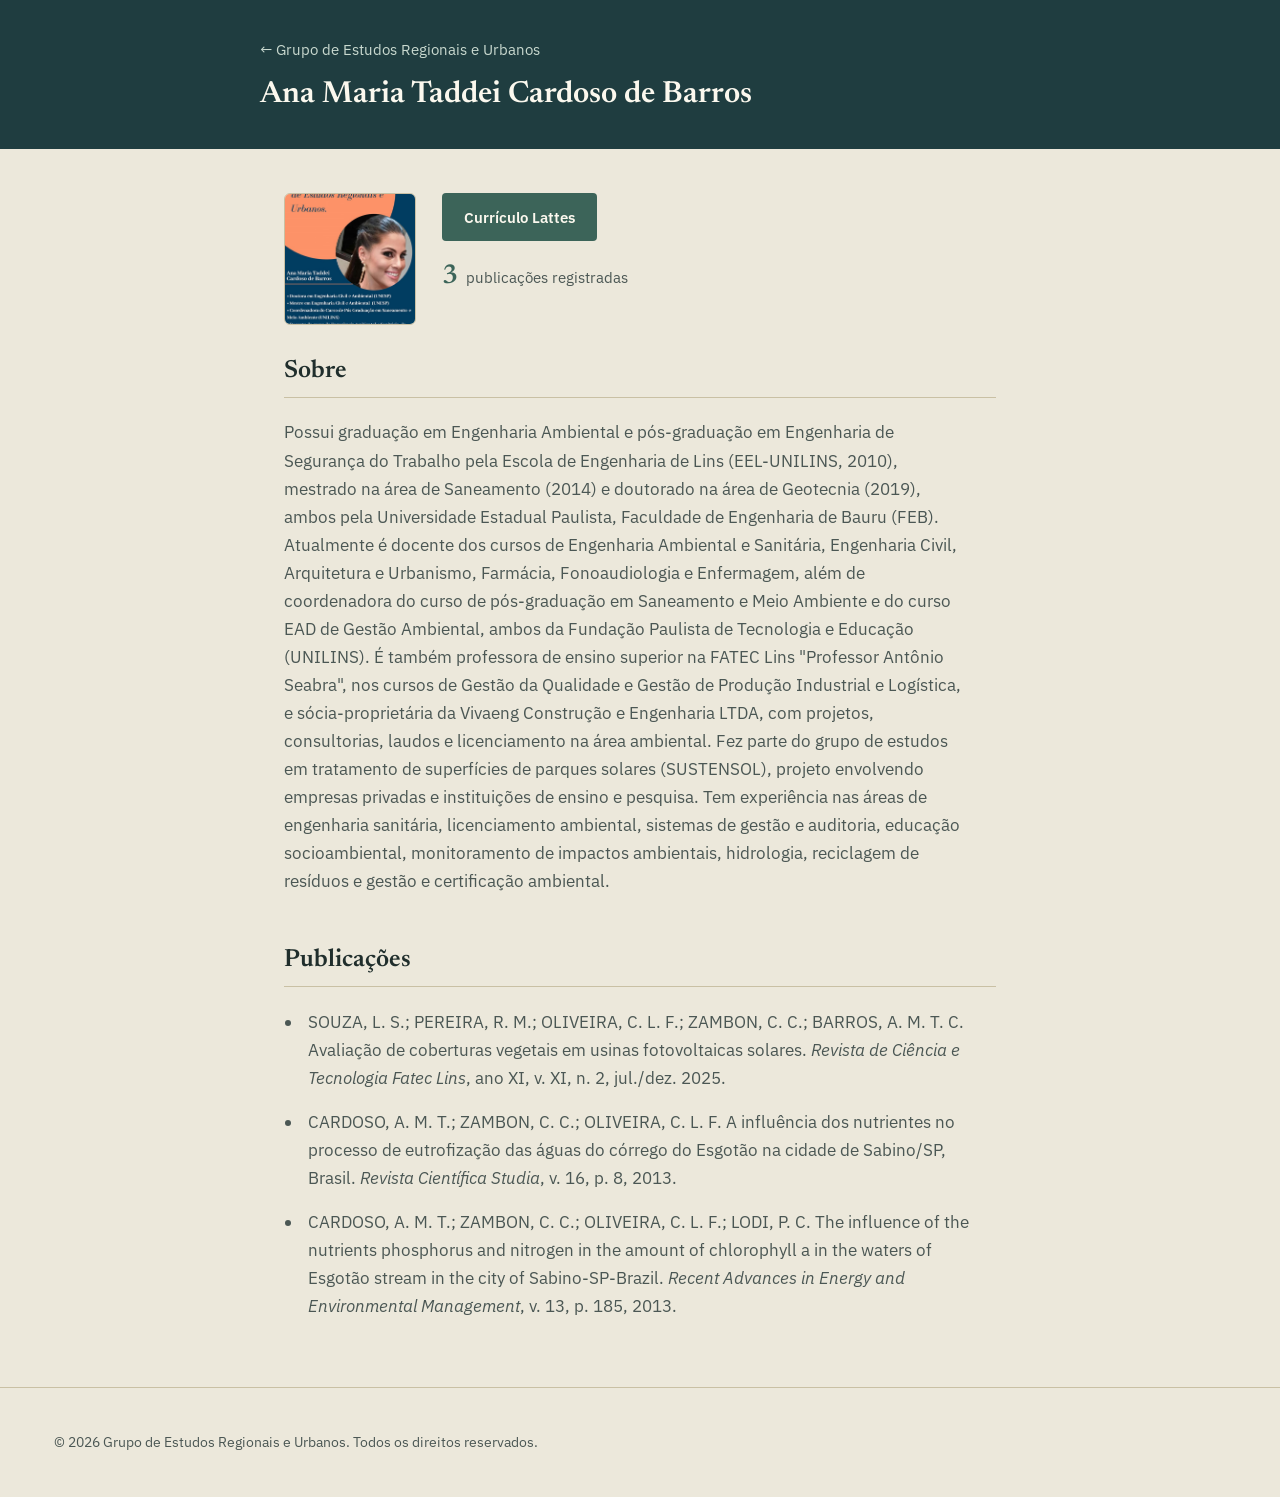
<file: ana_maria_taddei_cardoso_de_barros.html>
<!DOCTYPE html>
<html lang="pt-BR">
<head>
<meta charset="UTF-8">
<meta name="viewport" content="width=device-width, initial-scale=1.0">
<title>Ana Maria Taddei Cardoso de Barros</title>
<link rel="preconnect" href="https://fonts.googleapis.com">
<link href="https://fonts.googleapis.com/css2?family=Newsreader:ital,wght@0,400;0,600;1,400&family=IBM+Plex+Sans:wght@400;500;600&display=swap" rel="stylesheet">
<link rel="stylesheet" href="styles.css">
</head>
<body>

<header class="person-header">
  <div class="header-inner">
    <a href="index.html" class="back-link">← Grupo de Estudos Regionais e Urbanos</a>
    <h1>Ana Maria Taddei Cardoso de Barros</h1>
  </div>
</header>

<main>

  <div class="profile-top">
    <img src="images/foto_anamaria.png" alt="Foto de Ana Maria Taddei Cardoso de Barros" class="profile-photo">
    <div class="profile-meta">
      <p><a href="http://lattes.cnpq.br/7194907882677450" class="button">Currículo Lattes</a></p>
      <p class="stat-line"><span class="stat-value">3</span><span class="stat-label">publicações registradas</span></p>
    </div>
  </div>

  <section>
    <h2>Sobre</h2>
    <p>Possui graduação em Engenharia Ambiental e pós-graduação em Engenharia de Segurança do Trabalho pela Escola de Engenharia de Lins (EEL-UNILINS, 2010), mestrado na área de Saneamento (2014) e doutorado na área de Geotecnia (2019), ambos pela Universidade Estadual Paulista, Faculdade de Engenharia de Bauru (FEB). Atualmente é docente dos cursos de Engenharia Ambiental e Sanitária, Engenharia Civil, Arquitetura e Urbanismo, Farmácia, Fonoaudiologia e Enfermagem, além de coordenadora do curso de pós-graduação em Saneamento e Meio Ambiente e do curso EAD de Gestão Ambiental, ambos da Fundação Paulista de Tecnologia e Educação (UNILINS). É também professora de ensino superior na FATEC Lins "Professor Antônio Seabra", nos cursos de Gestão da Qualidade e Gestão de Produção Industrial e Logística, e sócia-proprietária da Vivaeng Construção e Engenharia LTDA, com projetos, consultorias, laudos e licenciamento na área ambiental. Fez parte do grupo de estudos em tratamento de superfícies de parques solares (SUSTENSOL), projeto envolvendo empresas privadas e instituições de ensino e pesquisa. Tem experiência nas áreas de engenharia sanitária, licenciamento ambiental, sistemas de gestão e auditoria, educação socioambiental, monitoramento de impactos ambientais, hidrologia, reciclagem de resíduos e gestão e certificação ambiental.</p>
  </section>

  <section>
    <h2>Publicações</h2>
    <ul class="pub-list">
      <li>SOUZA, L. S.; PEREIRA, R. M.; OLIVEIRA, C. L. F.; ZAMBON, C. C.; BARROS, A. M. T. C. Avaliação de coberturas vegetais em usinas fotovoltaicas solares. <em>Revista de Ciência e Tecnologia Fatec Lins</em>, ano XI, v. XI, n. 2, jul./dez. 2025.</li>
      <li>CARDOSO, A. M. T.; ZAMBON, C. C.; OLIVEIRA, C. L. F. A influência dos nutrientes no processo de eutrofização das águas do córrego do Esgotão na cidade de Sabino/SP, Brasil. <em>Revista Científica Studia</em>, v. 16, p. 8, 2013.</li>
      <li>CARDOSO, A. M. T.; ZAMBON, C. C.; OLIVEIRA, C. L. F.; LODI, P. C. The influence of the nutrients phosphorus and nitrogen in the amount of chlorophyll a in the waters of Esgotão stream in the city of Sabino-SP-Brazil. <em>Recent Advances in Energy and Environmental Management</em>, v. 13, p. 185, 2013.</li>
    </ul>
  </section>

</main>

<footer class="site-footer">
  <p>&copy; 2026 Grupo de Estudos Regionais e Urbanos. Todos os direitos reservados.</p>
</footer>

</body>
</html>
</file>
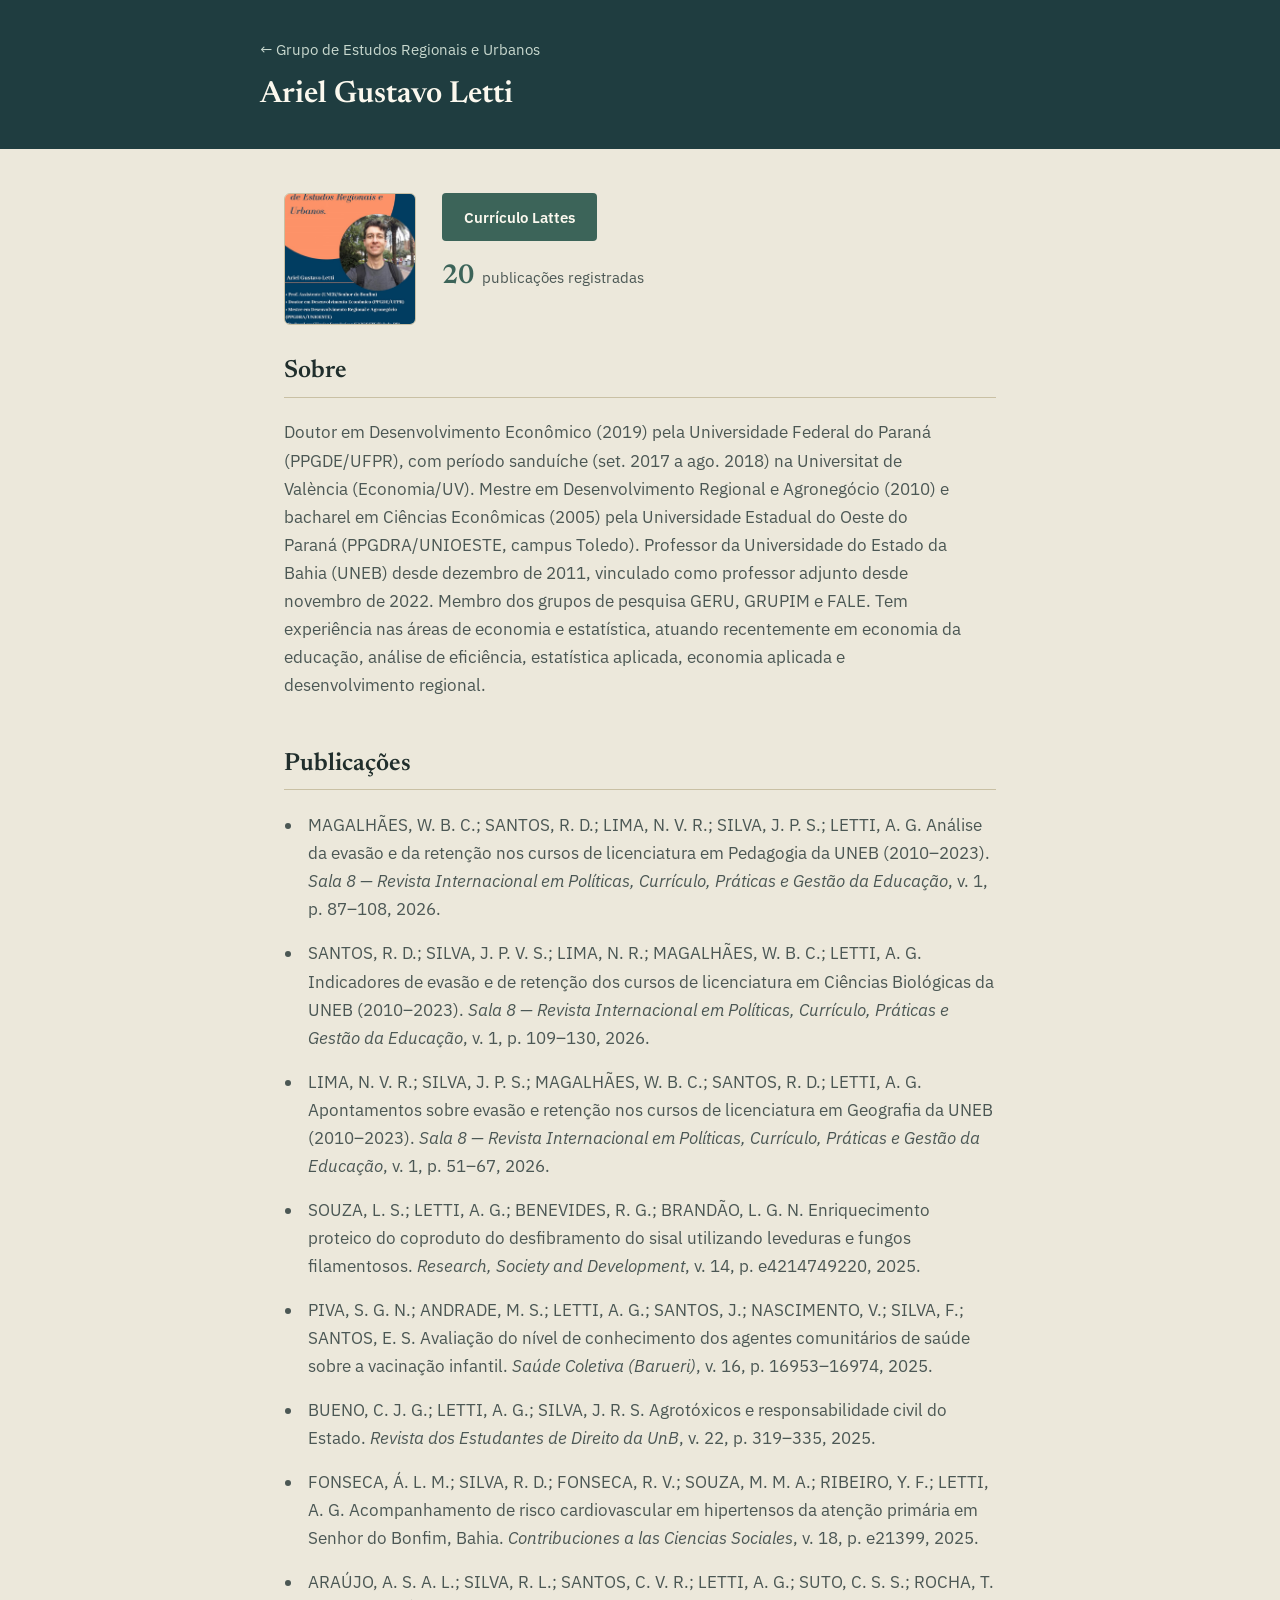
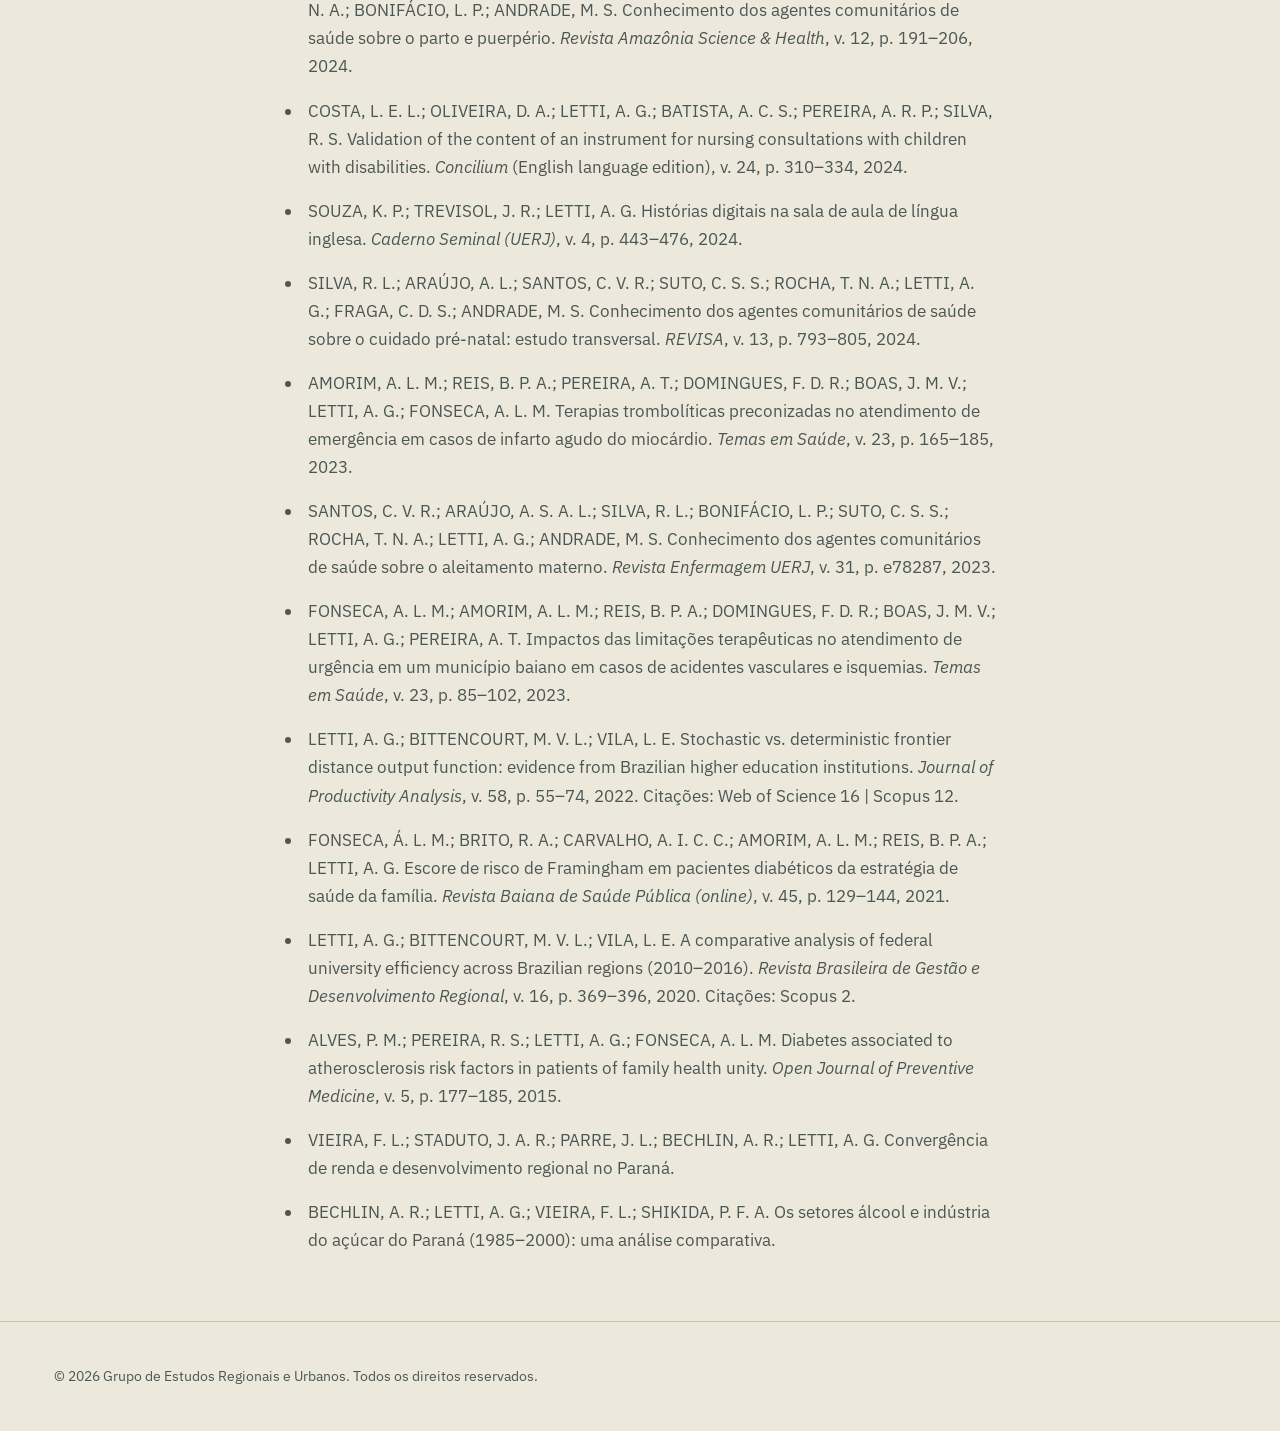
<file: ariel_gustavo_letti.html>
<!DOCTYPE html>
<html lang="pt-BR">
<head>
<meta charset="UTF-8">
<meta name="viewport" content="width=device-width, initial-scale=1.0">
<title>Ariel Gustavo Letti</title>
<link rel="preconnect" href="https://fonts.googleapis.com">
<link href="https://fonts.googleapis.com/css2?family=Newsreader:ital,wght@0,400;0,600;1,400&family=IBM+Plex+Sans:wght@400;500;600&display=swap" rel="stylesheet">
<link rel="stylesheet" href="styles.css">
</head>
<body>

<header class="person-header">
  <div class="header-inner">
    <a href="index.html" class="back-link">← Grupo de Estudos Regionais e Urbanos</a>
    <h1>Ariel Gustavo Letti</h1>
  </div>
</header>

<main>

  <div class="profile-top">
    <img src="images/foto_ariel.png" alt="Foto de Ariel Gustavo Letti" class="profile-photo">
    <div class="profile-meta">
      <p><a href="http://lattes.cnpq.br/2023450799168231" class="button">Currículo Lattes</a></p>
      <p class="stat-line"><span class="stat-value">20</span><span class="stat-label">publicações registradas</span></p>
    </div>
  </div>

  <section>
    <h2>Sobre</h2>
    <p>Doutor em Desenvolvimento Econômico (2019) pela Universidade Federal do Paraná (PPGDE/UFPR), com período sanduíche (set. 2017 a ago. 2018) na Universitat de València (Economia/UV). Mestre em Desenvolvimento Regional e Agronegócio (2010) e bacharel em Ciências Econômicas (2005) pela Universidade Estadual do Oeste do Paraná (PPGDRA/UNIOESTE, campus Toledo). Professor da Universidade do Estado da Bahia (UNEB) desde dezembro de 2011, vinculado como professor adjunto desde novembro de 2022. Membro dos grupos de pesquisa GERU, GRUPIM e FALE. Tem experiência nas áreas de economia e estatística, atuando recentemente em economia da educação, análise de eficiência, estatística aplicada, economia aplicada e desenvolvimento regional.</p>
  </section>

  <section>
    <h2>Publicações</h2>
    <ul class="pub-list">
      <li>MAGALHÃES, W. B. C.; SANTOS, R. D.; LIMA, N. V. R.; SILVA, J. P. S.; LETTI, A. G. Análise da evasão e da retenção nos cursos de licenciatura em Pedagogia da UNEB (2010–2023). <em>Sala 8 — Revista Internacional em Políticas, Currículo, Práticas e Gestão da Educação</em>, v. 1, p. 87–108, 2026.</li>
      <li>SANTOS, R. D.; SILVA, J. P. V. S.; LIMA, N. R.; MAGALHÃES, W. B. C.; LETTI, A. G. Indicadores de evasão e de retenção dos cursos de licenciatura em Ciências Biológicas da UNEB (2010–2023). <em>Sala 8 — Revista Internacional em Políticas, Currículo, Práticas e Gestão da Educação</em>, v. 1, p. 109–130, 2026.</li>
      <li>LIMA, N. V. R.; SILVA, J. P. S.; MAGALHÃES, W. B. C.; SANTOS, R. D.; LETTI, A. G. Apontamentos sobre evasão e retenção nos cursos de licenciatura em Geografia da UNEB (2010–2023). <em>Sala 8 — Revista Internacional em Políticas, Currículo, Práticas e Gestão da Educação</em>, v. 1, p. 51–67, 2026.</li>
      <li>SOUZA, L. S.; LETTI, A. G.; BENEVIDES, R. G.; BRANDÃO, L. G. N. Enriquecimento proteico do coproduto do desfibramento do sisal utilizando leveduras e fungos filamentosos. <em>Research, Society and Development</em>, v. 14, p. e4214749220, 2025.</li>
      <li>PIVA, S. G. N.; ANDRADE, M. S.; LETTI, A. G.; SANTOS, J.; NASCIMENTO, V.; SILVA, F.; SANTOS, E. S. Avaliação do nível de conhecimento dos agentes comunitários de saúde sobre a vacinação infantil. <em>Saúde Coletiva (Barueri)</em>, v. 16, p. 16953–16974, 2025.</li>
      <li>BUENO, C. J. G.; LETTI, A. G.; SILVA, J. R. S. Agrotóxicos e responsabilidade civil do Estado. <em>Revista dos Estudantes de Direito da UnB</em>, v. 22, p. 319–335, 2025.</li>
      <li>FONSECA, Á. L. M.; SILVA, R. D.; FONSECA, R. V.; SOUZA, M. M. A.; RIBEIRO, Y. F.; LETTI, A. G. Acompanhamento de risco cardiovascular em hipertensos da atenção primária em Senhor do Bonfim, Bahia. <em>Contribuciones a las Ciencias Sociales</em>, v. 18, p. e21399, 2025.</li>
      <li>ARAÚJO, A. S. A. L.; SILVA, R. L.; SANTOS, C. V. R.; LETTI, A. G.; SUTO, C. S. S.; ROCHA, T. N. A.; BONIFÁCIO, L. P.; ANDRADE, M. S. Conhecimento dos agentes comunitários de saúde sobre o parto e puerpério. <em>Revista Amazônia Science &amp; Health</em>, v. 12, p. 191–206, 2024.</li>
      <li>COSTA, L. E. L.; OLIVEIRA, D. A.; LETTI, A. G.; BATISTA, A. C. S.; PEREIRA, A. R. P.; SILVA, R. S. Validation of the content of an instrument for nursing consultations with children with disabilities. <em>Concilium</em> (English language edition), v. 24, p. 310–334, 2024.</li>
      <li>SOUZA, K. P.; TREVISOL, J. R.; LETTI, A. G. Histórias digitais na sala de aula de língua inglesa. <em>Caderno Seminal (UERJ)</em>, v. 4, p. 443–476, 2024.</li>
      <li>SILVA, R. L.; ARAÚJO, A. L.; SANTOS, C. V. R.; SUTO, C. S. S.; ROCHA, T. N. A.; LETTI, A. G.; FRAGA, C. D. S.; ANDRADE, M. S. Conhecimento dos agentes comunitários de saúde sobre o cuidado pré-natal: estudo transversal. <em>REVISA</em>, v. 13, p. 793–805, 2024.</li>
      <li>AMORIM, A. L. M.; REIS, B. P. A.; PEREIRA, A. T.; DOMINGUES, F. D. R.; BOAS, J. M. V.; LETTI, A. G.; FONSECA, A. L. M. Terapias trombolíticas preconizadas no atendimento de emergência em casos de infarto agudo do miocárdio. <em>Temas em Saúde</em>, v. 23, p. 165–185, 2023.</li>
      <li>SANTOS, C. V. R.; ARAÚJO, A. S. A. L.; SILVA, R. L.; BONIFÁCIO, L. P.; SUTO, C. S. S.; ROCHA, T. N. A.; LETTI, A. G.; ANDRADE, M. S. Conhecimento dos agentes comunitários de saúde sobre o aleitamento materno. <em>Revista Enfermagem UERJ</em>, v. 31, p. e78287, 2023.</li>
      <li>FONSECA, A. L. M.; AMORIM, A. L. M.; REIS, B. P. A.; DOMINGUES, F. D. R.; BOAS, J. M. V.; LETTI, A. G.; PEREIRA, A. T. Impactos das limitações terapêuticas no atendimento de urgência em um município baiano em casos de acidentes vasculares e isquemias. <em>Temas em Saúde</em>, v. 23, p. 85–102, 2023.</li>
      <li>LETTI, A. G.; BITTENCOURT, M. V. L.; VILA, L. E. Stochastic vs. deterministic frontier distance output function: evidence from Brazilian higher education institutions. <em>Journal of Productivity Analysis</em>, v. 58, p. 55–74, 2022. Citações: Web of Science 16 | Scopus 12.</li>
      <li>FONSECA, Á. L. M.; BRITO, R. A.; CARVALHO, A. I. C. C.; AMORIM, A. L. M.; REIS, B. P. A.; LETTI, A. G. Escore de risco de Framingham em pacientes diabéticos da estratégia de saúde da família. <em>Revista Baiana de Saúde Pública (online)</em>, v. 45, p. 129–144, 2021.</li>
      <li>LETTI, A. G.; BITTENCOURT, M. V. L.; VILA, L. E. A comparative analysis of federal university efficiency across Brazilian regions (2010–2016). <em>Revista Brasileira de Gestão e Desenvolvimento Regional</em>, v. 16, p. 369–396, 2020. Citações: Scopus 2.</li>
      <li>ALVES, P. M.; PEREIRA, R. S.; LETTI, A. G.; FONSECA, A. L. M. Diabetes associated to atherosclerosis risk factors in patients of family health unity. <em>Open Journal of Preventive Medicine</em>, v. 5, p. 177–185, 2015.</li>
      <li>VIEIRA, F. L.; STADUTO, J. A. R.; PARRE, J. L.; BECHLIN, A. R.; LETTI, A. G. Convergência de renda e desenvolvimento regional no Paraná.</li>
      <li>BECHLIN, A. R.; LETTI, A. G.; VIEIRA, F. L.; SHIKIDA, P. F. A. Os setores álcool e indústria do açúcar do Paraná (1985–2000): uma análise comparativa.</li>
    </ul>
  </section>

</main>

<footer class="site-footer">
  <p>&copy; 2026 Grupo de Estudos Regionais e Urbanos. Todos os direitos reservados.</p>
</footer>

</body>
</html>
</file>
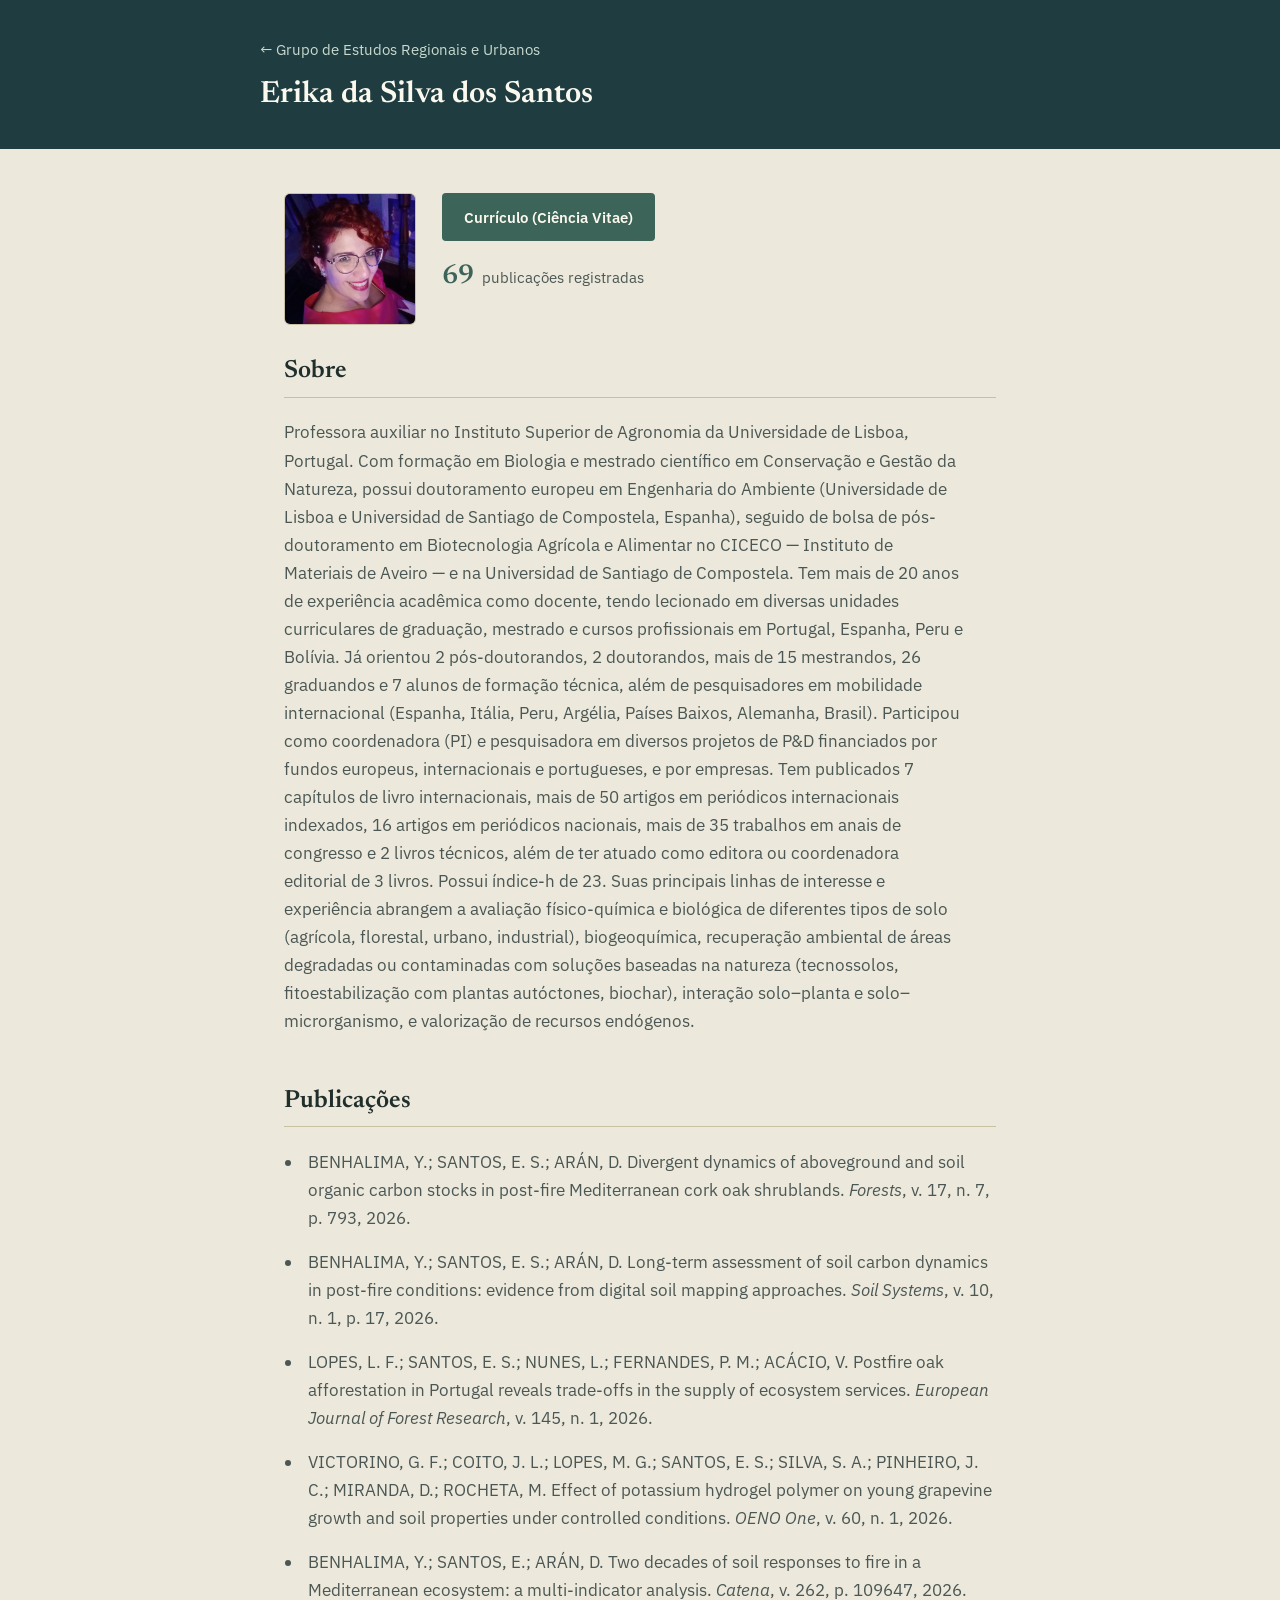
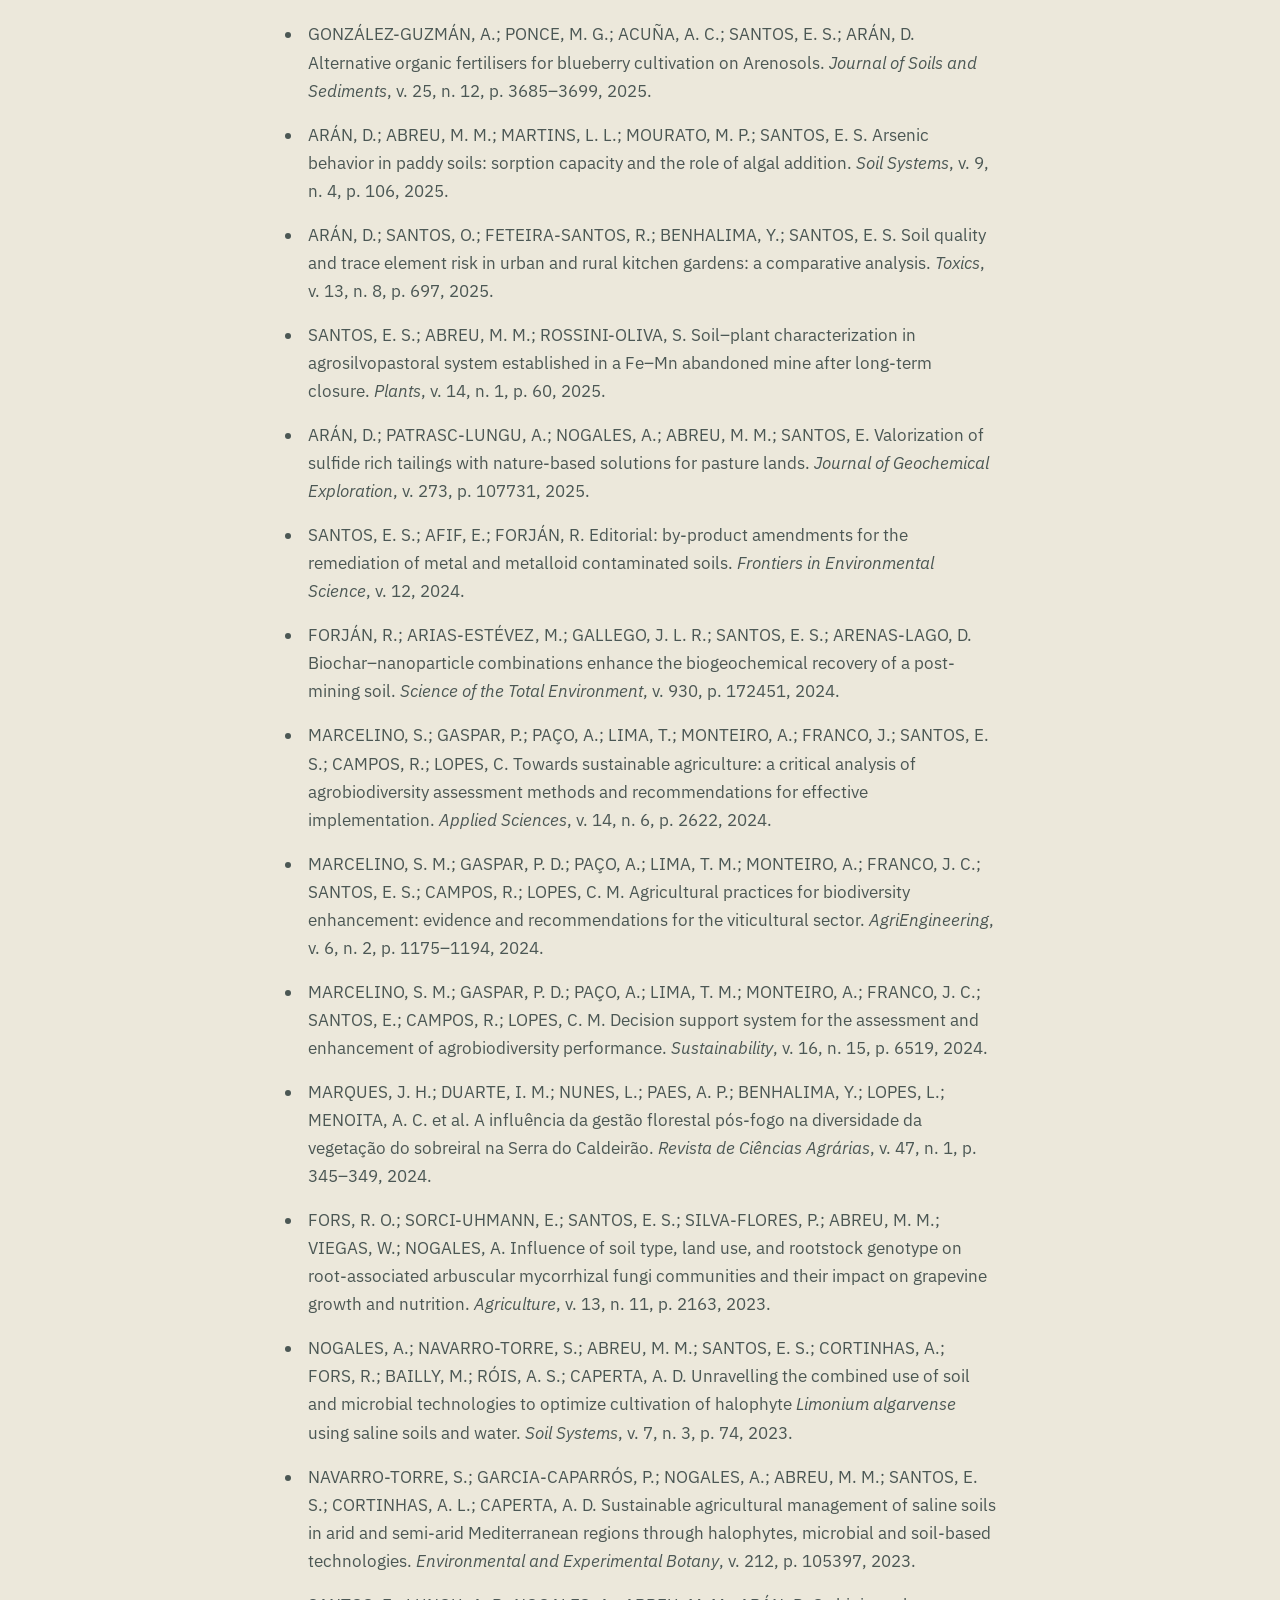
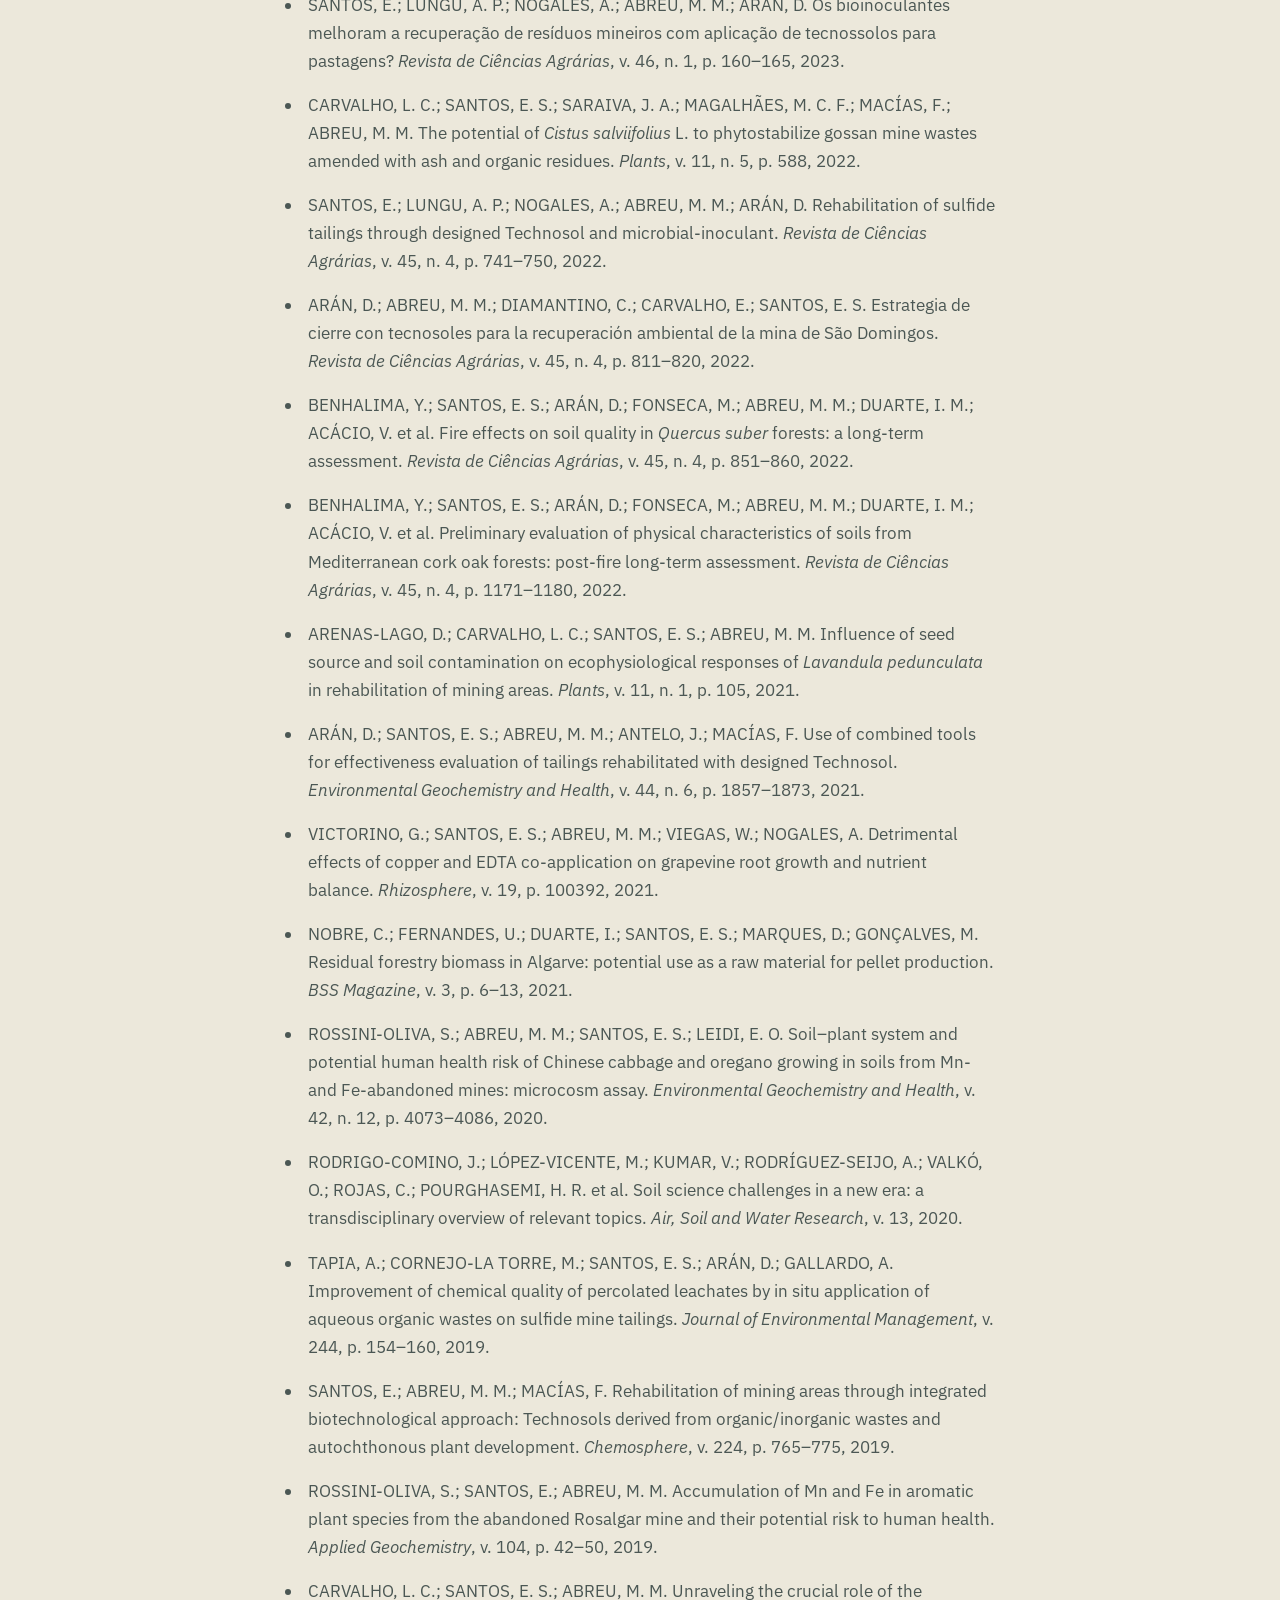
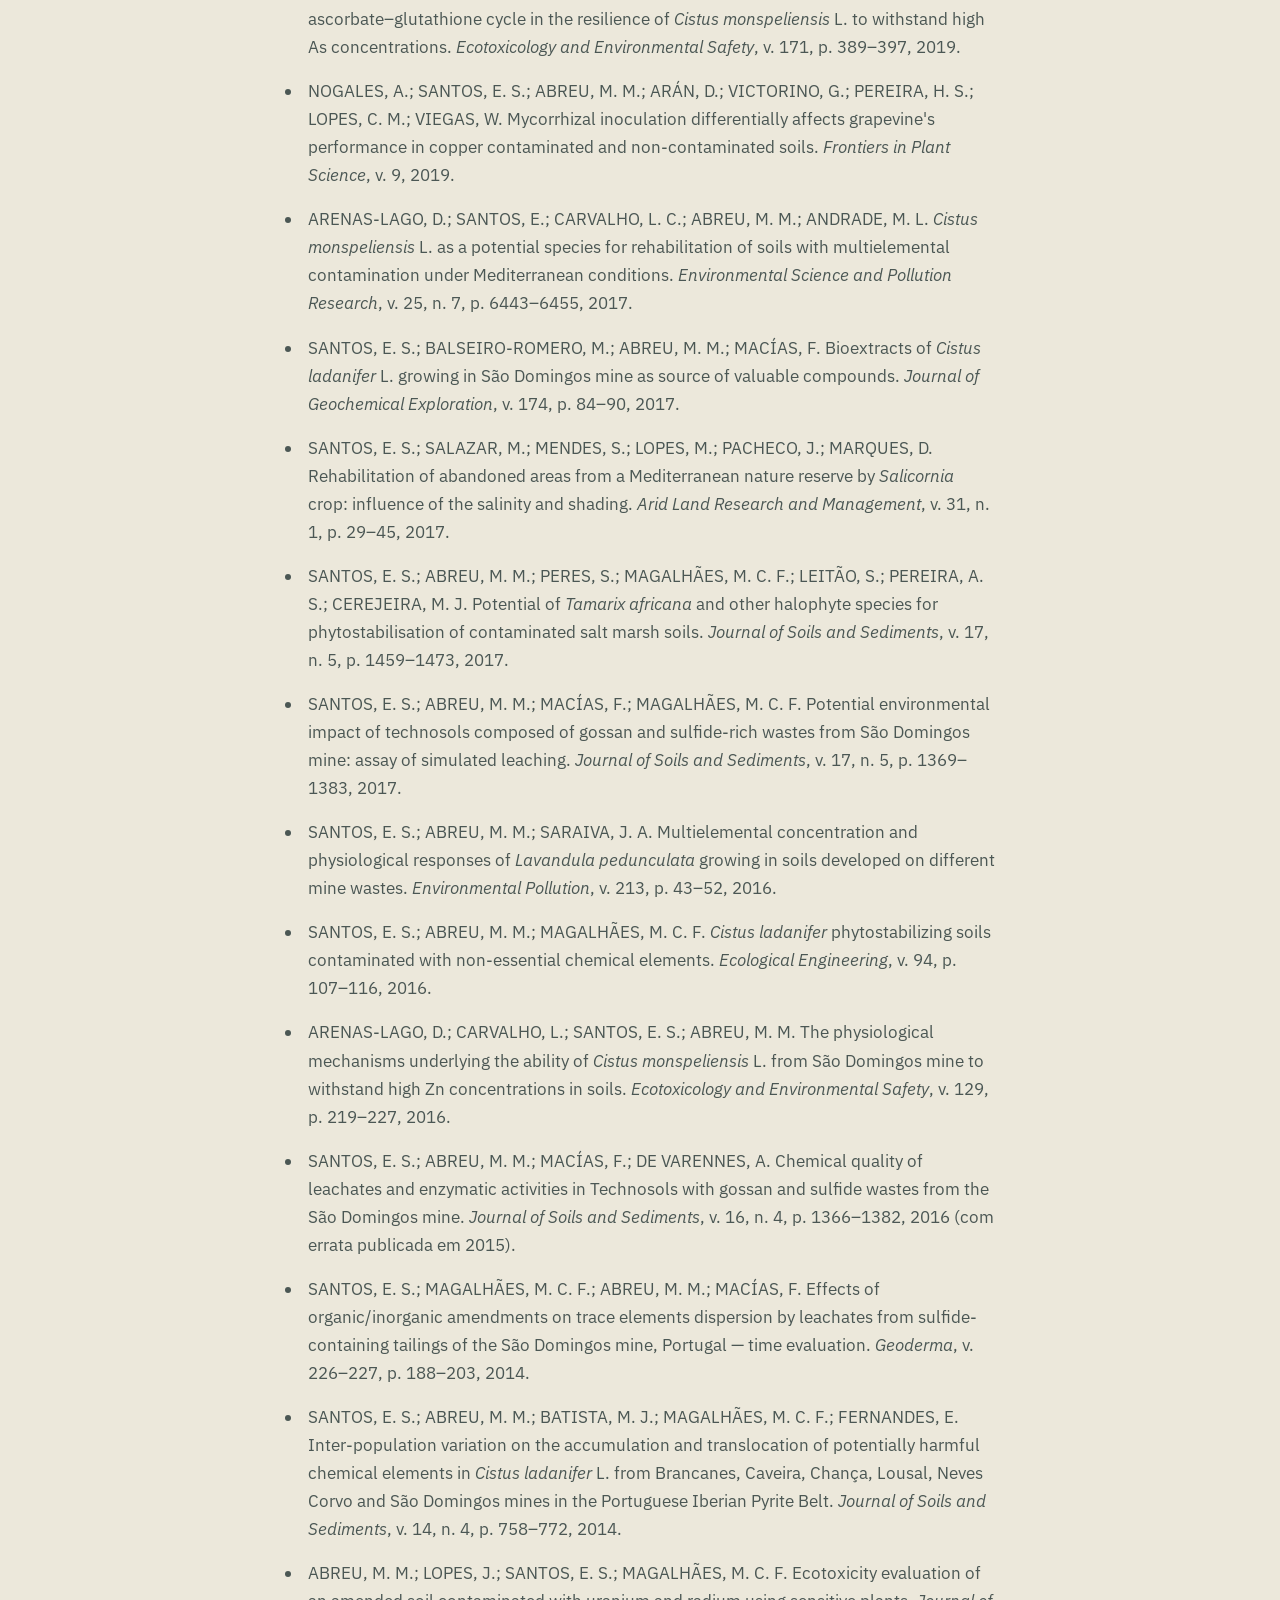
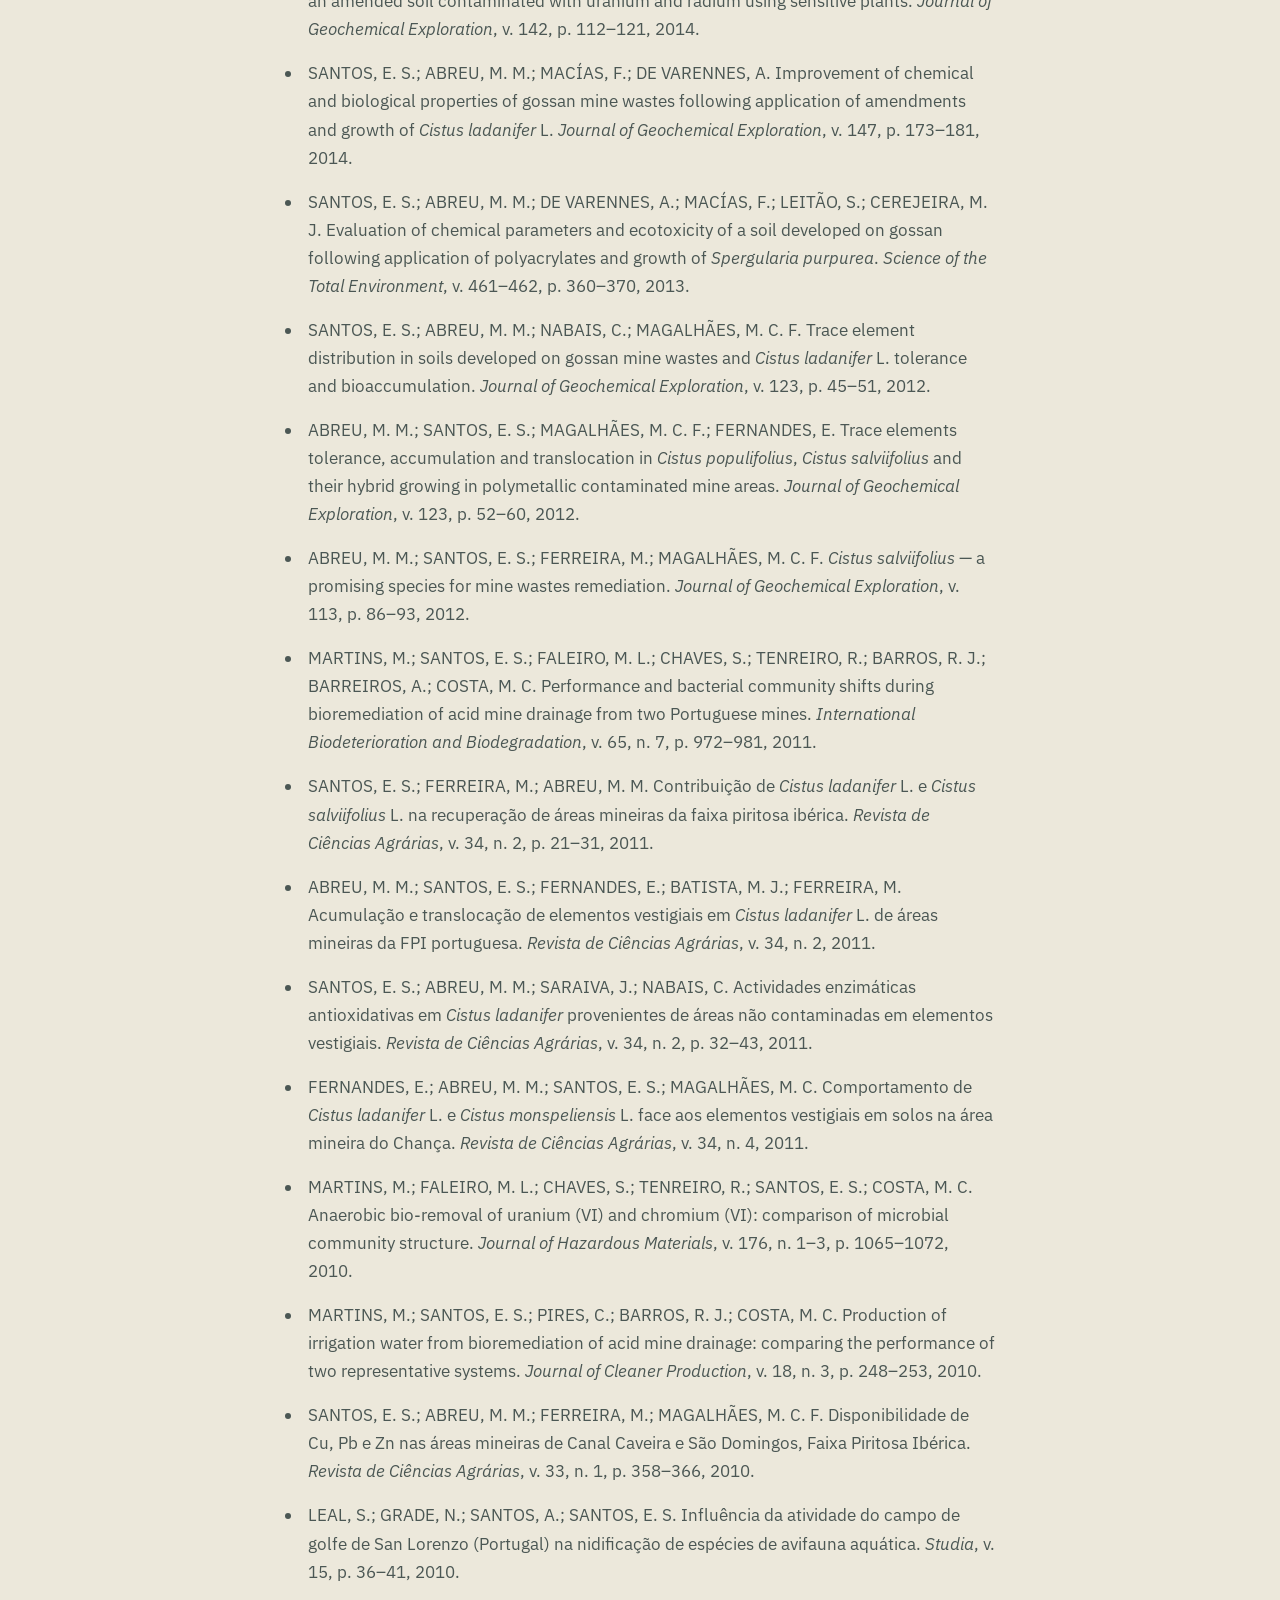
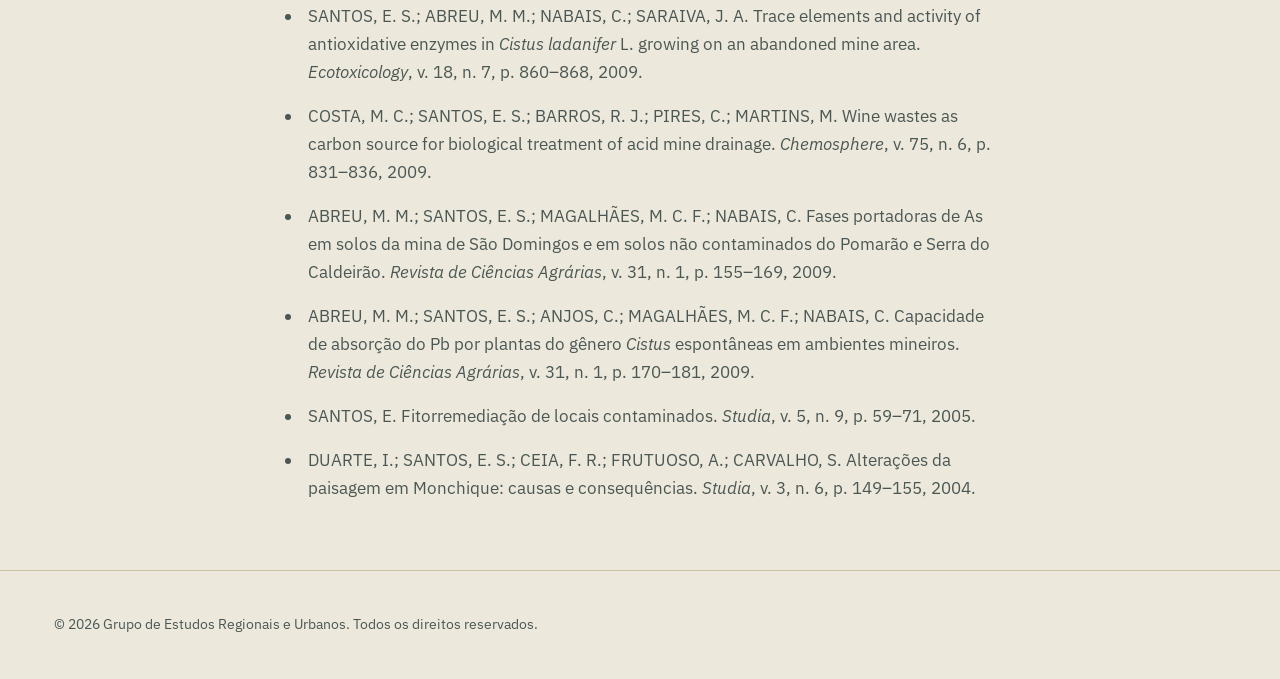
<file: erika_da_silva_dos_santos.html>
<!DOCTYPE html>
<html lang="pt-BR">
<head>
<meta charset="UTF-8">
<meta name="viewport" content="width=device-width, initial-scale=1.0">
<title>Erika da Silva dos Santos</title>
<link rel="preconnect" href="https://fonts.googleapis.com">
<link href="https://fonts.googleapis.com/css2?family=Newsreader:ital,wght@0,400;0,600;1,400&family=IBM+Plex+Sans:wght@400;500;600&display=swap" rel="stylesheet">
<link rel="stylesheet" href="styles.css">
</head>
<body>

<header class="person-header">
  <div class="header-inner">
    <a href="index.html" class="back-link">← Grupo de Estudos Regionais e Urbanos</a>
    <h1>Erika da Silva dos Santos</h1>
  </div>
</header>

<main>

  <div class="profile-top">
    <img src="images/foto_erika.png" alt="Foto de Erika da Silva dos Santos" class="profile-photo">
    <div class="profile-meta">
      <p><a href="https://www.cienciavitae.pt/BB14-F1A2-461F" class="button">Currículo (Ciência Vitae)</a></p>
      <p class="stat-line"><span class="stat-value">69</span><span class="stat-label">publicações registradas</span></p>
    </div>
  </div>

  <section>
    <h2>Sobre</h2>
    <p>Professora auxiliar no Instituto Superior de Agronomia da Universidade de Lisboa, Portugal. Com formação em Biologia e mestrado científico em Conservação e Gestão da Natureza, possui doutoramento europeu em Engenharia do Ambiente (Universidade de Lisboa e Universidad de Santiago de Compostela, Espanha), seguido de bolsa de pós-doutoramento em Biotecnologia Agrícola e Alimentar no CICECO — Instituto de Materiais de Aveiro — e na Universidad de Santiago de Compostela. Tem mais de 20 anos de experiência acadêmica como docente, tendo lecionado em diversas unidades curriculares de graduação, mestrado e cursos profissionais em Portugal, Espanha, Peru e Bolívia. Já orientou 2 pós-doutorandos, 2 doutorandos, mais de 15 mestrandos, 26 graduandos e 7 alunos de formação técnica, além de pesquisadores em mobilidade internacional (Espanha, Itália, Peru, Argélia, Países Baixos, Alemanha, Brasil). Participou como coordenadora (PI) e pesquisadora em diversos projetos de P&amp;D financiados por fundos europeus, internacionais e portugueses, e por empresas. Tem publicados 7 capítulos de livro internacionais, mais de 50 artigos em periódicos internacionais indexados, 16 artigos em periódicos nacionais, mais de 35 trabalhos em anais de congresso e 2 livros técnicos, além de ter atuado como editora ou coordenadora editorial de 3 livros. Possui índice-h de 23. Suas principais linhas de interesse e experiência abrangem a avaliação físico-química e biológica de diferentes tipos de solo (agrícola, florestal, urbano, industrial), biogeoquímica, recuperação ambiental de áreas degradadas ou contaminadas com soluções baseadas na natureza (tecnossolos, fitoestabilização com plantas autóctones, biochar), interação solo–planta e solo–microrganismo, e valorização de recursos endógenos.</p>
  </section>

  <section>
    <h2>Publicações</h2>
    <ul class="pub-list">
      <li>BENHALIMA, Y.; SANTOS, E. S.; ARÁN, D. Divergent dynamics of aboveground and soil organic carbon stocks in post-fire Mediterranean cork oak shrublands. <em>Forests</em>, v. 17, n. 7, p. 793, 2026.</li>
      <li>BENHALIMA, Y.; SANTOS, E. S.; ARÁN, D. Long-term assessment of soil carbon dynamics in post-fire conditions: evidence from digital soil mapping approaches. <em>Soil Systems</em>, v. 10, n. 1, p. 17, 2026.</li>
      <li>LOPES, L. F.; SANTOS, E. S.; NUNES, L.; FERNANDES, P. M.; ACÁCIO, V. Postfire oak afforestation in Portugal reveals trade-offs in the supply of ecosystem services. <em>European Journal of Forest Research</em>, v. 145, n. 1, 2026.</li>
      <li>VICTORINO, G. F.; COITO, J. L.; LOPES, M. G.; SANTOS, E. S.; SILVA, S. A.; PINHEIRO, J. C.; MIRANDA, D.; ROCHETA, M. Effect of potassium hydrogel polymer on young grapevine growth and soil properties under controlled conditions. <em>OENO One</em>, v. 60, n. 1, 2026.</li>
      <li>BENHALIMA, Y.; SANTOS, E.; ARÁN, D. Two decades of soil responses to fire in a Mediterranean ecosystem: a multi-indicator analysis. <em>Catena</em>, v. 262, p. 109647, 2026.</li>
      <li>GONZÁLEZ-GUZMÁN, A.; PONCE, M. G.; ACUÑA, A. C.; SANTOS, E. S.; ARÁN, D. Alternative organic fertilisers for blueberry cultivation on Arenosols. <em>Journal of Soils and Sediments</em>, v. 25, n. 12, p. 3685–3699, 2025.</li>
      <li>ARÁN, D.; ABREU, M. M.; MARTINS, L. L.; MOURATO, M. P.; SANTOS, E. S. Arsenic behavior in paddy soils: sorption capacity and the role of algal addition. <em>Soil Systems</em>, v. 9, n. 4, p. 106, 2025.</li>
      <li>ARÁN, D.; SANTOS, O.; FETEIRA-SANTOS, R.; BENHALIMA, Y.; SANTOS, E. S. Soil quality and trace element risk in urban and rural kitchen gardens: a comparative analysis. <em>Toxics</em>, v. 13, n. 8, p. 697, 2025.</li>
      <li>SANTOS, E. S.; ABREU, M. M.; ROSSINI-OLIVA, S. Soil–plant characterization in agrosilvopastoral system established in a Fe–Mn abandoned mine after long-term closure. <em>Plants</em>, v. 14, n. 1, p. 60, 2025.</li>
      <li>ARÁN, D.; PATRASC-LUNGU, A.; NOGALES, A.; ABREU, M. M.; SANTOS, E. Valorization of sulfide rich tailings with nature-based solutions for pasture lands. <em>Journal of Geochemical Exploration</em>, v. 273, p. 107731, 2025.</li>
      <li>SANTOS, E. S.; AFIF, E.; FORJÁN, R. Editorial: by-product amendments for the remediation of metal and metalloid contaminated soils. <em>Frontiers in Environmental Science</em>, v. 12, 2024.</li>
      <li>FORJÁN, R.; ARIAS-ESTÉVEZ, M.; GALLEGO, J. L. R.; SANTOS, E. S.; ARENAS-LAGO, D. Biochar–nanoparticle combinations enhance the biogeochemical recovery of a post-mining soil. <em>Science of the Total Environment</em>, v. 930, p. 172451, 2024.</li>
      <li>MARCELINO, S.; GASPAR, P.; PAÇO, A.; LIMA, T.; MONTEIRO, A.; FRANCO, J.; SANTOS, E. S.; CAMPOS, R.; LOPES, C. Towards sustainable agriculture: a critical analysis of agrobiodiversity assessment methods and recommendations for effective implementation. <em>Applied Sciences</em>, v. 14, n. 6, p. 2622, 2024.</li>
      <li>MARCELINO, S. M.; GASPAR, P. D.; PAÇO, A.; LIMA, T. M.; MONTEIRO, A.; FRANCO, J. C.; SANTOS, E. S.; CAMPOS, R.; LOPES, C. M. Agricultural practices for biodiversity enhancement: evidence and recommendations for the viticultural sector. <em>AgriEngineering</em>, v. 6, n. 2, p. 1175–1194, 2024.</li>
      <li>MARCELINO, S. M.; GASPAR, P. D.; PAÇO, A.; LIMA, T. M.; MONTEIRO, A.; FRANCO, J. C.; SANTOS, E.; CAMPOS, R.; LOPES, C. M. Decision support system for the assessment and enhancement of agrobiodiversity performance. <em>Sustainability</em>, v. 16, n. 15, p. 6519, 2024.</li>
      <li>MARQUES, J. H.; DUARTE, I. M.; NUNES, L.; PAES, A. P.; BENHALIMA, Y.; LOPES, L.; MENOITA, A. C. et al. A influência da gestão florestal pós-fogo na diversidade da vegetação do sobreiral na Serra do Caldeirão. <em>Revista de Ciências Agrárias</em>, v. 47, n. 1, p. 345–349, 2024.</li>
      <li>FORS, R. O.; SORCI-UHMANN, E.; SANTOS, E. S.; SILVA-FLORES, P.; ABREU, M. M.; VIEGAS, W.; NOGALES, A. Influence of soil type, land use, and rootstock genotype on root-associated arbuscular mycorrhizal fungi communities and their impact on grapevine growth and nutrition. <em>Agriculture</em>, v. 13, n. 11, p. 2163, 2023.</li>
      <li>NOGALES, A.; NAVARRO-TORRE, S.; ABREU, M. M.; SANTOS, E. S.; CORTINHAS, A.; FORS, R.; BAILLY, M.; RÓIS, A. S.; CAPERTA, A. D. Unravelling the combined use of soil and microbial technologies to optimize cultivation of halophyte <em>Limonium algarvense</em> using saline soils and water. <em>Soil Systems</em>, v. 7, n. 3, p. 74, 2023.</li>
      <li>NAVARRO-TORRE, S.; GARCIA-CAPARRÓS, P.; NOGALES, A.; ABREU, M. M.; SANTOS, E. S.; CORTINHAS, A. L.; CAPERTA, A. D. Sustainable agricultural management of saline soils in arid and semi-arid Mediterranean regions through halophytes, microbial and soil-based technologies. <em>Environmental and Experimental Botany</em>, v. 212, p. 105397, 2023.</li>
      <li>SANTOS, E.; LUNGU, A. P.; NOGALES, A.; ABREU, M. M.; ARÁN, D. Os bioinoculantes melhoram a recuperação de resíduos mineiros com aplicação de tecnossolos para pastagens? <em>Revista de Ciências Agrárias</em>, v. 46, n. 1, p. 160–165, 2023.</li>
      <li>CARVALHO, L. C.; SANTOS, E. S.; SARAIVA, J. A.; MAGALHÃES, M. C. F.; MACÍAS, F.; ABREU, M. M. The potential of <em>Cistus salviifolius</em> L. to phytostabilize gossan mine wastes amended with ash and organic residues. <em>Plants</em>, v. 11, n. 5, p. 588, 2022.</li>
      <li>SANTOS, E.; LUNGU, A. P.; NOGALES, A.; ABREU, M. M.; ARÁN, D. Rehabilitation of sulfide tailings through designed Technosol and microbial-inoculant. <em>Revista de Ciências Agrárias</em>, v. 45, n. 4, p. 741–750, 2022.</li>
      <li>ARÁN, D.; ABREU, M. M.; DIAMANTINO, C.; CARVALHO, E.; SANTOS, E. S. Estrategia de cierre con tecnosoles para la recuperación ambiental de la mina de São Domingos. <em>Revista de Ciências Agrárias</em>, v. 45, n. 4, p. 811–820, 2022.</li>
      <li>BENHALIMA, Y.; SANTOS, E. S.; ARÁN, D.; FONSECA, M.; ABREU, M. M.; DUARTE, I. M.; ACÁCIO, V. et al. Fire effects on soil quality in <em>Quercus suber</em> forests: a long-term assessment. <em>Revista de Ciências Agrárias</em>, v. 45, n. 4, p. 851–860, 2022.</li>
      <li>BENHALIMA, Y.; SANTOS, E. S.; ARÁN, D.; FONSECA, M.; ABREU, M. M.; DUARTE, I. M.; ACÁCIO, V. et al. Preliminary evaluation of physical characteristics of soils from Mediterranean cork oak forests: post-fire long-term assessment. <em>Revista de Ciências Agrárias</em>, v. 45, n. 4, p. 1171–1180, 2022.</li>
      <li>ARENAS-LAGO, D.; CARVALHO, L. C.; SANTOS, E. S.; ABREU, M. M. Influence of seed source and soil contamination on ecophysiological responses of <em>Lavandula pedunculata</em> in rehabilitation of mining areas. <em>Plants</em>, v. 11, n. 1, p. 105, 2021.</li>
      <li>ARÁN, D.; SANTOS, E. S.; ABREU, M. M.; ANTELO, J.; MACÍAS, F. Use of combined tools for effectiveness evaluation of tailings rehabilitated with designed Technosol. <em>Environmental Geochemistry and Health</em>, v. 44, n. 6, p. 1857–1873, 2021.</li>
      <li>VICTORINO, G.; SANTOS, E. S.; ABREU, M. M.; VIEGAS, W.; NOGALES, A. Detrimental effects of copper and EDTA co-application on grapevine root growth and nutrient balance. <em>Rhizosphere</em>, v. 19, p. 100392, 2021.</li>
      <li>NOBRE, C.; FERNANDES, U.; DUARTE, I.; SANTOS, E. S.; MARQUES, D.; GONÇALVES, M. Residual forestry biomass in Algarve: potential use as a raw material for pellet production. <em>BSS Magazine</em>, v. 3, p. 6–13, 2021.</li>
      <li>ROSSINI-OLIVA, S.; ABREU, M. M.; SANTOS, E. S.; LEIDI, E. O. Soil–plant system and potential human health risk of Chinese cabbage and oregano growing in soils from Mn- and Fe-abandoned mines: microcosm assay. <em>Environmental Geochemistry and Health</em>, v. 42, n. 12, p. 4073–4086, 2020.</li>
      <li>RODRIGO-COMINO, J.; LÓPEZ-VICENTE, M.; KUMAR, V.; RODRÍGUEZ-SEIJO, A.; VALKÓ, O.; ROJAS, C.; POURGHASEMI, H. R. et al. Soil science challenges in a new era: a transdisciplinary overview of relevant topics. <em>Air, Soil and Water Research</em>, v. 13, 2020.</li>
      <li>TAPIA, A.; CORNEJO-LA TORRE, M.; SANTOS, E. S.; ARÁN, D.; GALLARDO, A. Improvement of chemical quality of percolated leachates by in situ application of aqueous organic wastes on sulfide mine tailings. <em>Journal of Environmental Management</em>, v. 244, p. 154–160, 2019.</li>
      <li>SANTOS, E.; ABREU, M. M.; MACÍAS, F. Rehabilitation of mining areas through integrated biotechnological approach: Technosols derived from organic/inorganic wastes and autochthonous plant development. <em>Chemosphere</em>, v. 224, p. 765–775, 2019.</li>
      <li>ROSSINI-OLIVA, S.; SANTOS, E.; ABREU, M. M. Accumulation of Mn and Fe in aromatic plant species from the abandoned Rosalgar mine and their potential risk to human health. <em>Applied Geochemistry</em>, v. 104, p. 42–50, 2019.</li>
      <li>CARVALHO, L. C.; SANTOS, E. S.; ABREU, M. M. Unraveling the crucial role of the ascorbate–glutathione cycle in the resilience of <em>Cistus monspeliensis</em> L. to withstand high As concentrations. <em>Ecotoxicology and Environmental Safety</em>, v. 171, p. 389–397, 2019.</li>
      <li>NOGALES, A.; SANTOS, E. S.; ABREU, M. M.; ARÁN, D.; VICTORINO, G.; PEREIRA, H. S.; LOPES, C. M.; VIEGAS, W. Mycorrhizal inoculation differentially affects grapevine's performance in copper contaminated and non-contaminated soils. <em>Frontiers in Plant Science</em>, v. 9, 2019.</li>
      <li>ARENAS-LAGO, D.; SANTOS, E.; CARVALHO, L. C.; ABREU, M. M.; ANDRADE, M. L. <em>Cistus monspeliensis</em> L. as a potential species for rehabilitation of soils with multielemental contamination under Mediterranean conditions. <em>Environmental Science and Pollution Research</em>, v. 25, n. 7, p. 6443–6455, 2017.</li>
      <li>SANTOS, E. S.; BALSEIRO-ROMERO, M.; ABREU, M. M.; MACÍAS, F. Bioextracts of <em>Cistus ladanifer</em> L. growing in São Domingos mine as source of valuable compounds. <em>Journal of Geochemical Exploration</em>, v. 174, p. 84–90, 2017.</li>
      <li>SANTOS, E. S.; SALAZAR, M.; MENDES, S.; LOPES, M.; PACHECO, J.; MARQUES, D. Rehabilitation of abandoned areas from a Mediterranean nature reserve by <em>Salicornia</em> crop: influence of the salinity and shading. <em>Arid Land Research and Management</em>, v. 31, n. 1, p. 29–45, 2017.</li>
      <li>SANTOS, E. S.; ABREU, M. M.; PERES, S.; MAGALHÃES, M. C. F.; LEITÃO, S.; PEREIRA, A. S.; CEREJEIRA, M. J. Potential of <em>Tamarix africana</em> and other halophyte species for phytostabilisation of contaminated salt marsh soils. <em>Journal of Soils and Sediments</em>, v. 17, n. 5, p. 1459–1473, 2017.</li>
      <li>SANTOS, E. S.; ABREU, M. M.; MACÍAS, F.; MAGALHÃES, M. C. F. Potential environmental impact of technosols composed of gossan and sulfide-rich wastes from São Domingos mine: assay of simulated leaching. <em>Journal of Soils and Sediments</em>, v. 17, n. 5, p. 1369–1383, 2017.</li>
      <li>SANTOS, E. S.; ABREU, M. M.; SARAIVA, J. A. Multielemental concentration and physiological responses of <em>Lavandula pedunculata</em> growing in soils developed on different mine wastes. <em>Environmental Pollution</em>, v. 213, p. 43–52, 2016.</li>
      <li>SANTOS, E. S.; ABREU, M. M.; MAGALHÃES, M. C. F. <em>Cistus ladanifer</em> phytostabilizing soils contaminated with non-essential chemical elements. <em>Ecological Engineering</em>, v. 94, p. 107–116, 2016.</li>
      <li>ARENAS-LAGO, D.; CARVALHO, L.; SANTOS, E. S.; ABREU, M. M. The physiological mechanisms underlying the ability of <em>Cistus monspeliensis</em> L. from São Domingos mine to withstand high Zn concentrations in soils. <em>Ecotoxicology and Environmental Safety</em>, v. 129, p. 219–227, 2016.</li>
      <li>SANTOS, E. S.; ABREU, M. M.; MACÍAS, F.; DE VARENNES, A. Chemical quality of leachates and enzymatic activities in Technosols with gossan and sulfide wastes from the São Domingos mine. <em>Journal of Soils and Sediments</em>, v. 16, n. 4, p. 1366–1382, 2016 (com errata publicada em 2015).</li>
      <li>SANTOS, E. S.; MAGALHÃES, M. C. F.; ABREU, M. M.; MACÍAS, F. Effects of organic/inorganic amendments on trace elements dispersion by leachates from sulfide-containing tailings of the São Domingos mine, Portugal — time evaluation. <em>Geoderma</em>, v. 226–227, p. 188–203, 2014.</li>
      <li>SANTOS, E. S.; ABREU, M. M.; BATISTA, M. J.; MAGALHÃES, M. C. F.; FERNANDES, E. Inter-population variation on the accumulation and translocation of potentially harmful chemical elements in <em>Cistus ladanifer</em> L. from Brancanes, Caveira, Chança, Lousal, Neves Corvo and São Domingos mines in the Portuguese Iberian Pyrite Belt. <em>Journal of Soils and Sediments</em>, v. 14, n. 4, p. 758–772, 2014.</li>
      <li>ABREU, M. M.; LOPES, J.; SANTOS, E. S.; MAGALHÃES, M. C. F. Ecotoxicity evaluation of an amended soil contaminated with uranium and radium using sensitive plants. <em>Journal of Geochemical Exploration</em>, v. 142, p. 112–121, 2014.</li>
      <li>SANTOS, E. S.; ABREU, M. M.; MACÍAS, F.; DE VARENNES, A. Improvement of chemical and biological properties of gossan mine wastes following application of amendments and growth of <em>Cistus ladanifer</em> L. <em>Journal of Geochemical Exploration</em>, v. 147, p. 173–181, 2014.</li>
      <li>SANTOS, E. S.; ABREU, M. M.; DE VARENNES, A.; MACÍAS, F.; LEITÃO, S.; CEREJEIRA, M. J. Evaluation of chemical parameters and ecotoxicity of a soil developed on gossan following application of polyacrylates and growth of <em>Spergularia purpurea</em>. <em>Science of the Total Environment</em>, v. 461–462, p. 360–370, 2013.</li>
      <li>SANTOS, E. S.; ABREU, M. M.; NABAIS, C.; MAGALHÃES, M. C. F. Trace element distribution in soils developed on gossan mine wastes and <em>Cistus ladanifer</em> L. tolerance and bioaccumulation. <em>Journal of Geochemical Exploration</em>, v. 123, p. 45–51, 2012.</li>
      <li>ABREU, M. M.; SANTOS, E. S.; MAGALHÃES, M. C. F.; FERNANDES, E. Trace elements tolerance, accumulation and translocation in <em>Cistus populifolius</em>, <em>Cistus salviifolius</em> and their hybrid growing in polymetallic contaminated mine areas. <em>Journal of Geochemical Exploration</em>, v. 123, p. 52–60, 2012.</li>
      <li>ABREU, M. M.; SANTOS, E. S.; FERREIRA, M.; MAGALHÃES, M. C. F. <em>Cistus salviifolius</em> — a promising species for mine wastes remediation. <em>Journal of Geochemical Exploration</em>, v. 113, p. 86–93, 2012.</li>
      <li>MARTINS, M.; SANTOS, E. S.; FALEIRO, M. L.; CHAVES, S.; TENREIRO, R.; BARROS, R. J.; BARREIROS, A.; COSTA, M. C. Performance and bacterial community shifts during bioremediation of acid mine drainage from two Portuguese mines. <em>International Biodeterioration and Biodegradation</em>, v. 65, n. 7, p. 972–981, 2011.</li>
      <li>SANTOS, E. S.; FERREIRA, M.; ABREU, M. M. Contribuição de <em>Cistus ladanifer</em> L. e <em>Cistus salviifolius</em> L. na recuperação de áreas mineiras da faixa piritosa ibérica. <em>Revista de Ciências Agrárias</em>, v. 34, n. 2, p. 21–31, 2011.</li>
      <li>ABREU, M. M.; SANTOS, E. S.; FERNANDES, E.; BATISTA, M. J.; FERREIRA, M. Acumulação e translocação de elementos vestigiais em <em>Cistus ladanifer</em> L. de áreas mineiras da FPI portuguesa. <em>Revista de Ciências Agrárias</em>, v. 34, n. 2, 2011.</li>
      <li>SANTOS, E. S.; ABREU, M. M.; SARAIVA, J.; NABAIS, C. Actividades enzimáticas antioxidativas em <em>Cistus ladanifer</em> provenientes de áreas não contaminadas em elementos vestigiais. <em>Revista de Ciências Agrárias</em>, v. 34, n. 2, p. 32–43, 2011.</li>
      <li>FERNANDES, E.; ABREU, M. M.; SANTOS, E. S.; MAGALHÃES, M. C. Comportamento de <em>Cistus ladanifer</em> L. e <em>Cistus monspeliensis</em> L. face aos elementos vestigiais em solos na área mineira do Chança. <em>Revista de Ciências Agrárias</em>, v. 34, n. 4, 2011.</li>
      <li>MARTINS, M.; FALEIRO, M. L.; CHAVES, S.; TENREIRO, R.; SANTOS, E. S.; COSTA, M. C. Anaerobic bio-removal of uranium (VI) and chromium (VI): comparison of microbial community structure. <em>Journal of Hazardous Materials</em>, v. 176, n. 1–3, p. 1065–1072, 2010.</li>
      <li>MARTINS, M.; SANTOS, E. S.; PIRES, C.; BARROS, R. J.; COSTA, M. C. Production of irrigation water from bioremediation of acid mine drainage: comparing the performance of two representative systems. <em>Journal of Cleaner Production</em>, v. 18, n. 3, p. 248–253, 2010.</li>
      <li>SANTOS, E. S.; ABREU, M. M.; FERREIRA, M.; MAGALHÃES, M. C. F. Disponibilidade de Cu, Pb e Zn nas áreas mineiras de Canal Caveira e São Domingos, Faixa Piritosa Ibérica. <em>Revista de Ciências Agrárias</em>, v. 33, n. 1, p. 358–366, 2010.</li>
      <li>LEAL, S.; GRADE, N.; SANTOS, A.; SANTOS, E. S. Influência da atividade do campo de golfe de San Lorenzo (Portugal) na nidificação de espécies de avifauna aquática. <em>Studia</em>, v. 15, p. 36–41, 2010.</li>
      <li>SANTOS, E. S.; ABREU, M. M.; NABAIS, C.; SARAIVA, J. A. Trace elements and activity of antioxidative enzymes in <em>Cistus ladanifer</em> L. growing on an abandoned mine area. <em>Ecotoxicology</em>, v. 18, n. 7, p. 860–868, 2009.</li>
      <li>COSTA, M. C.; SANTOS, E. S.; BARROS, R. J.; PIRES, C.; MARTINS, M. Wine wastes as carbon source for biological treatment of acid mine drainage. <em>Chemosphere</em>, v. 75, n. 6, p. 831–836, 2009.</li>
      <li>ABREU, M. M.; SANTOS, E. S.; MAGALHÃES, M. C. F.; NABAIS, C. Fases portadoras de As em solos da mina de São Domingos e em solos não contaminados do Pomarão e Serra do Caldeirão. <em>Revista de Ciências Agrárias</em>, v. 31, n. 1, p. 155–169, 2009.</li>
      <li>ABREU, M. M.; SANTOS, E. S.; ANJOS, C.; MAGALHÃES, M. C. F.; NABAIS, C. Capacidade de absorção do Pb por plantas do gênero <em>Cistus</em> espontâneas em ambientes mineiros. <em>Revista de Ciências Agrárias</em>, v. 31, n. 1, p. 170–181, 2009.</li>
      <li>SANTOS, E. Fitorremediação de locais contaminados. <em>Studia</em>, v. 5, n. 9, p. 59–71, 2005.</li>
      <li>DUARTE, I.; SANTOS, E. S.; CEIA, F. R.; FRUTUOSO, A.; CARVALHO, S. Alterações da paisagem em Monchique: causas e consequências. <em>Studia</em>, v. 3, n. 6, p. 149–155, 2004.</li>
    </ul>
  </section>

</main>

<footer class="site-footer">
  <p>&copy; 2026 Grupo de Estudos Regionais e Urbanos. Todos os direitos reservados.</p>
</footer>

</body>
</html>
</file>
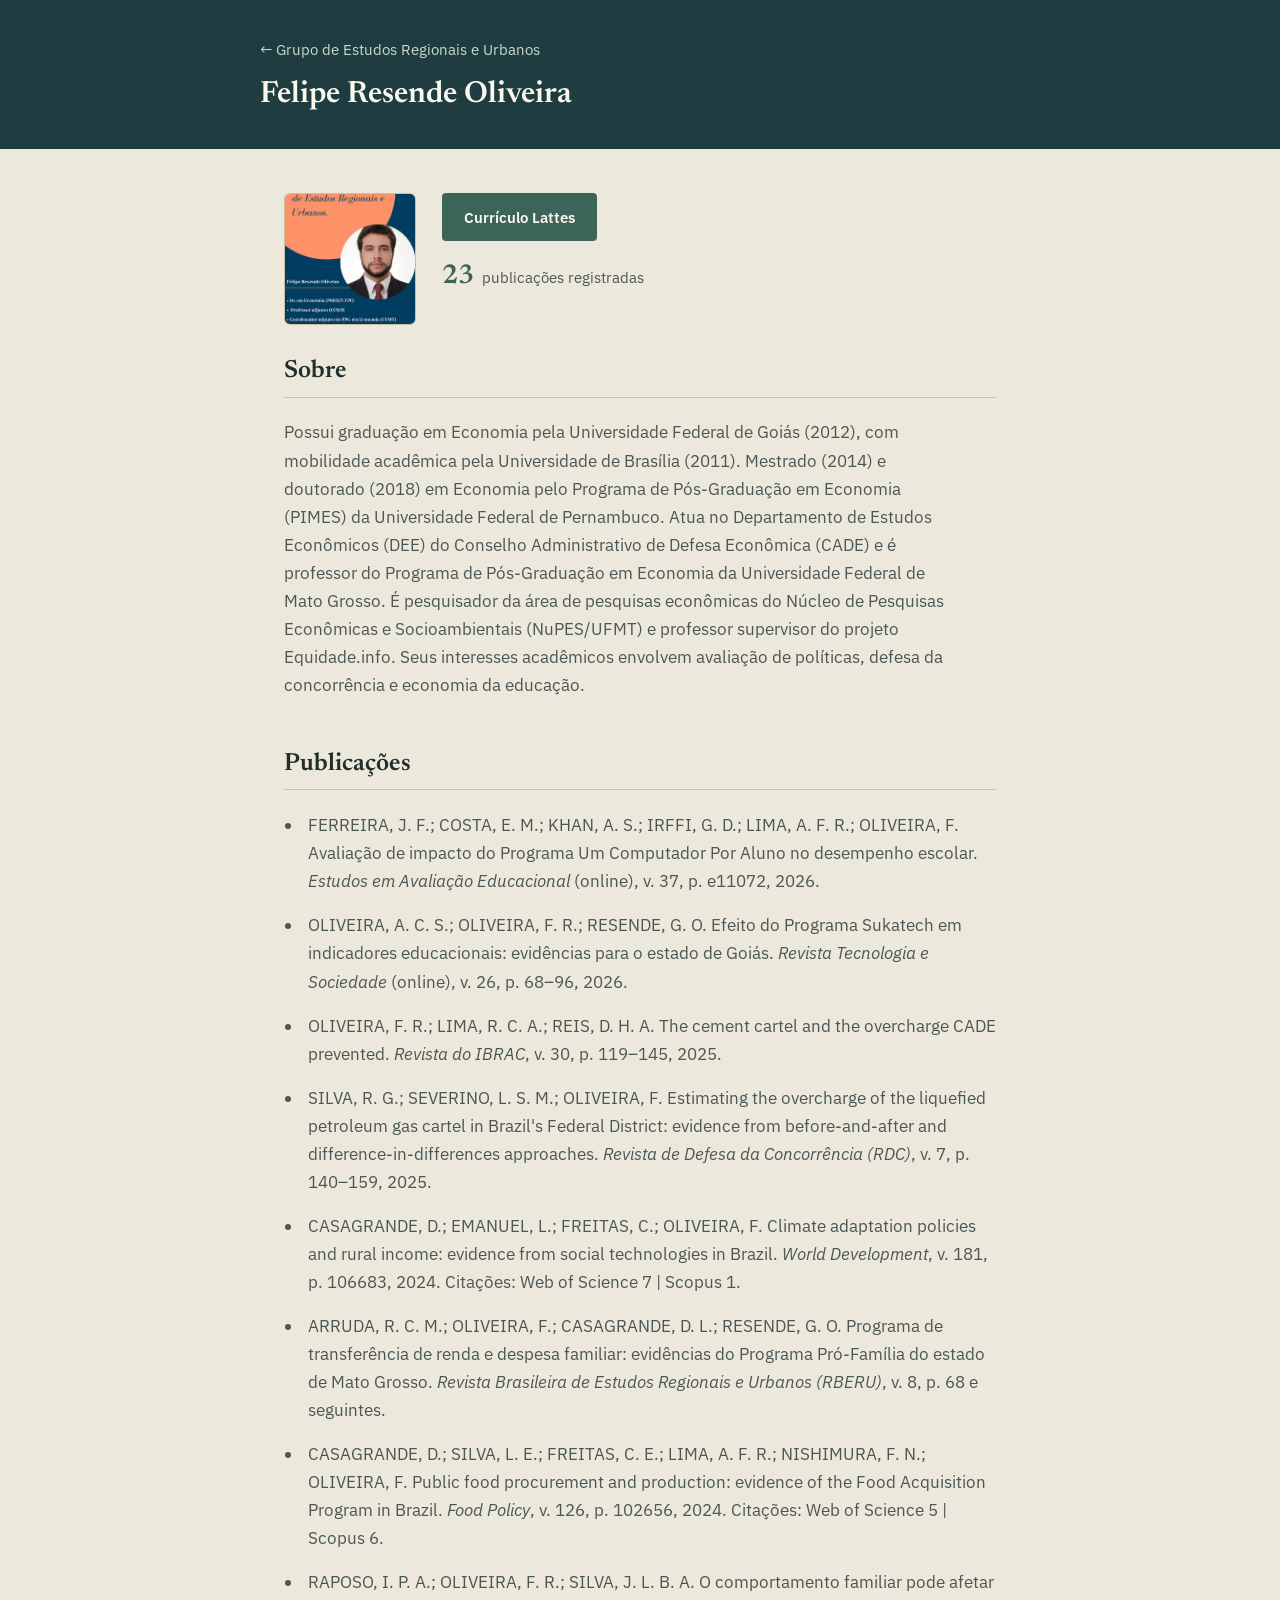
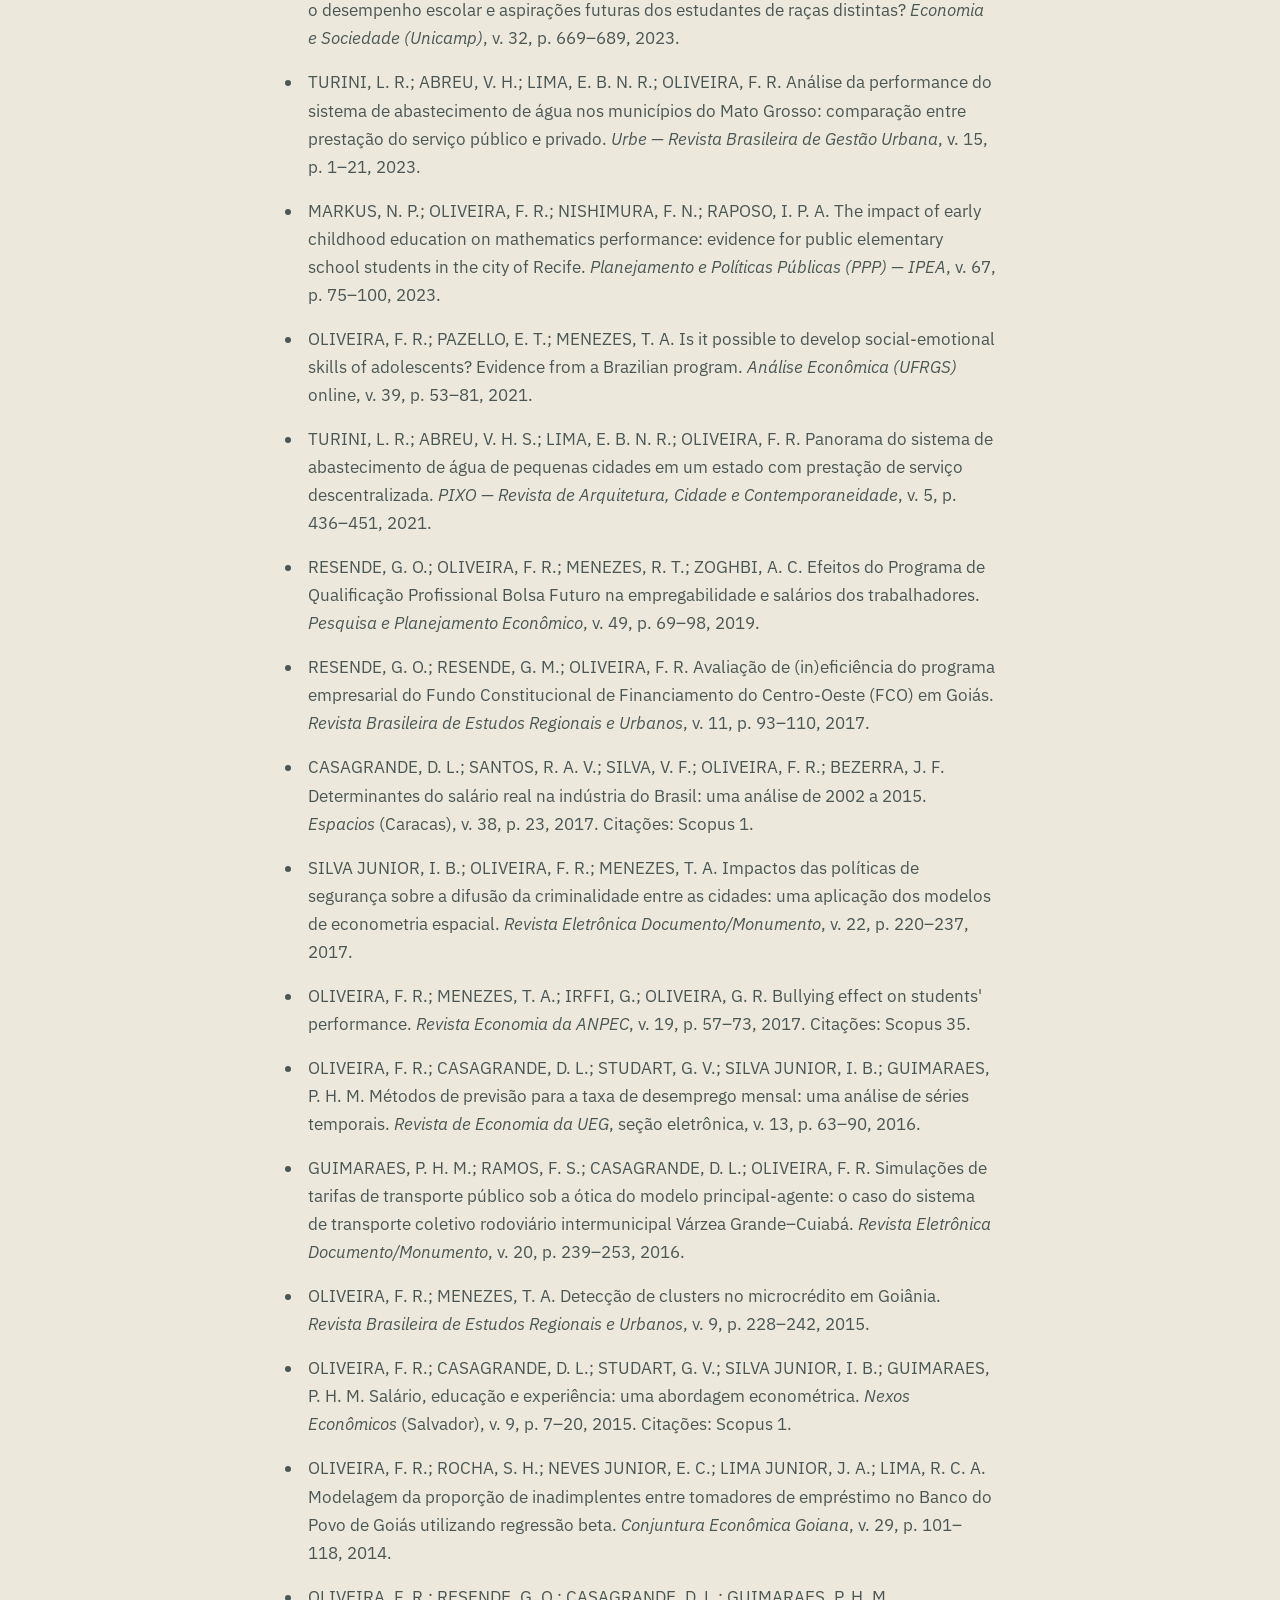
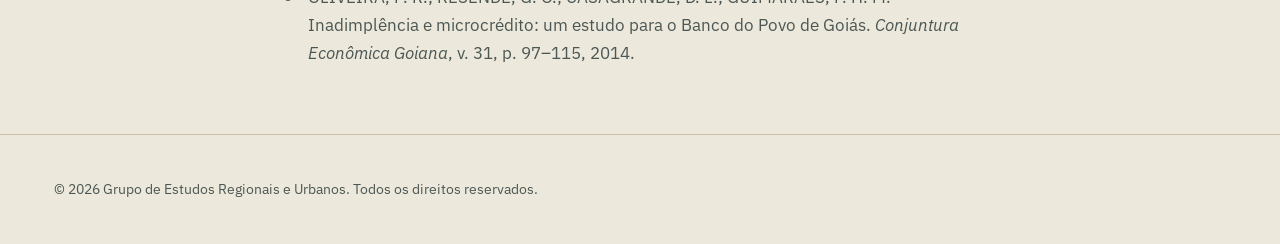
<file: felipe_resende_oliveira.html>
<!DOCTYPE html>
<html lang="pt-BR">
<head>
<meta charset="UTF-8">
<meta name="viewport" content="width=device-width, initial-scale=1.0">
<title>Felipe Resende Oliveira</title>
<link rel="preconnect" href="https://fonts.googleapis.com">
<link href="https://fonts.googleapis.com/css2?family=Newsreader:ital,wght@0,400;0,600;1,400&family=IBM+Plex+Sans:wght@400;500;600&display=swap" rel="stylesheet">
<link rel="stylesheet" href="styles.css">
</head>
<body>

<header class="person-header">
  <div class="header-inner">
    <a href="index.html" class="back-link">← Grupo de Estudos Regionais e Urbanos</a>
    <h1>Felipe Resende Oliveira</h1>
  </div>
</header>

<main>

  <div class="profile-top">
    <img src="images/foto_felipe.png" alt="Foto de Felipe Resende Oliveira" class="profile-photo">
    <div class="profile-meta">
      <p><a href="http://lattes.cnpq.br/5724942282637254" class="button">Currículo Lattes</a></p>
      <p class="stat-line"><span class="stat-value">23</span><span class="stat-label">publicações registradas</span></p>
    </div>
  </div>

  <section>
    <h2>Sobre</h2>
    <p>Possui graduação em Economia pela Universidade Federal de Goiás (2012), com mobilidade acadêmica pela Universidade de Brasília (2011). Mestrado (2014) e doutorado (2018) em Economia pelo Programa de Pós-Graduação em Economia (PIMES) da Universidade Federal de Pernambuco. Atua no Departamento de Estudos Econômicos (DEE) do Conselho Administrativo de Defesa Econômica (CADE) e é professor do Programa de Pós-Graduação em Economia da Universidade Federal de Mato Grosso. É pesquisador da área de pesquisas econômicas do Núcleo de Pesquisas Econômicas e Socioambientais (NuPES/UFMT) e professor supervisor do projeto Equidade.info. Seus interesses acadêmicos envolvem avaliação de políticas, defesa da concorrência e economia da educação.</p>
  </section>

  <section>
    <h2>Publicações</h2>
    <ul class="pub-list">
      <li>FERREIRA, J. F.; COSTA, E. M.; KHAN, A. S.; IRFFI, G. D.; LIMA, A. F. R.; OLIVEIRA, F. Avaliação de impacto do Programa Um Computador Por Aluno no desempenho escolar. <em>Estudos em Avaliação Educacional</em> (online), v. 37, p. e11072, 2026.</li>
      <li>OLIVEIRA, A. C. S.; OLIVEIRA, F. R.; RESENDE, G. O. Efeito do Programa Sukatech em indicadores educacionais: evidências para o estado de Goiás. <em>Revista Tecnologia e Sociedade</em> (online), v. 26, p. 68–96, 2026.</li>
      <li>OLIVEIRA, F. R.; LIMA, R. C. A.; REIS, D. H. A. The cement cartel and the overcharge CADE prevented. <em>Revista do IBRAC</em>, v. 30, p. 119–145, 2025.</li>
      <li>SILVA, R. G.; SEVERINO, L. S. M.; OLIVEIRA, F. Estimating the overcharge of the liquefied petroleum gas cartel in Brazil's Federal District: evidence from before-and-after and difference-in-differences approaches. <em>Revista de Defesa da Concorrência (RDC)</em>, v. 7, p. 140–159, 2025.</li>
      <li>CASAGRANDE, D.; EMANUEL, L.; FREITAS, C.; OLIVEIRA, F. Climate adaptation policies and rural income: evidence from social technologies in Brazil. <em>World Development</em>, v. 181, p. 106683, 2024. Citações: Web of Science 7 | Scopus 1.</li>
      <li>ARRUDA, R. C. M.; OLIVEIRA, F.; CASAGRANDE, D. L.; RESENDE, G. O. Programa de transferência de renda e despesa familiar: evidências do Programa Pró-Família do estado de Mato Grosso. <em>Revista Brasileira de Estudos Regionais e Urbanos (RBERU)</em>, v. 8, p. 68 e seguintes.</li>
      <li>CASAGRANDE, D.; SILVA, L. E.; FREITAS, C. E.; LIMA, A. F. R.; NISHIMURA, F. N.; OLIVEIRA, F. Public food procurement and production: evidence of the Food Acquisition Program in Brazil. <em>Food Policy</em>, v. 126, p. 102656, 2024. Citações: Web of Science 5 | Scopus 6.</li>
      <li>RAPOSO, I. P. A.; OLIVEIRA, F. R.; SILVA, J. L. B. A. O comportamento familiar pode afetar o desempenho escolar e aspirações futuras dos estudantes de raças distintas? <em>Economia e Sociedade (Unicamp)</em>, v. 32, p. 669–689, 2023.</li>
      <li>TURINI, L. R.; ABREU, V. H.; LIMA, E. B. N. R.; OLIVEIRA, F. R. Análise da performance do sistema de abastecimento de água nos municípios do Mato Grosso: comparação entre prestação do serviço público e privado. <em>Urbe — Revista Brasileira de Gestão Urbana</em>, v. 15, p. 1–21, 2023.</li>
      <li>MARKUS, N. P.; OLIVEIRA, F. R.; NISHIMURA, F. N.; RAPOSO, I. P. A. The impact of early childhood education on mathematics performance: evidence for public elementary school students in the city of Recife. <em>Planejamento e Políticas Públicas (PPP) — IPEA</em>, v. 67, p. 75–100, 2023.</li>
      <li>OLIVEIRA, F. R.; PAZELLO, E. T.; MENEZES, T. A. Is it possible to develop social-emotional skills of adolescents? Evidence from a Brazilian program. <em>Análise Econômica (UFRGS)</em> online, v. 39, p. 53–81, 2021.</li>
      <li>TURINI, L. R.; ABREU, V. H. S.; LIMA, E. B. N. R.; OLIVEIRA, F. R. Panorama do sistema de abastecimento de água de pequenas cidades em um estado com prestação de serviço descentralizada. <em>PIXO — Revista de Arquitetura, Cidade e Contemporaneidade</em>, v. 5, p. 436–451, 2021.</li>
      <li>RESENDE, G. O.; OLIVEIRA, F. R.; MENEZES, R. T.; ZOGHBI, A. C. Efeitos do Programa de Qualificação Profissional Bolsa Futuro na empregabilidade e salários dos trabalhadores. <em>Pesquisa e Planejamento Econômico</em>, v. 49, p. 69–98, 2019.</li>
      <li>RESENDE, G. O.; RESENDE, G. M.; OLIVEIRA, F. R. Avaliação de (in)eficiência do programa empresarial do Fundo Constitucional de Financiamento do Centro-Oeste (FCO) em Goiás. <em>Revista Brasileira de Estudos Regionais e Urbanos</em>, v. 11, p. 93–110, 2017.</li>
      <li>CASAGRANDE, D. L.; SANTOS, R. A. V.; SILVA, V. F.; OLIVEIRA, F. R.; BEZERRA, J. F. Determinantes do salário real na indústria do Brasil: uma análise de 2002 a 2015. <em>Espacios</em> (Caracas), v. 38, p. 23, 2017. Citações: Scopus 1.</li>
      <li>SILVA JUNIOR, I. B.; OLIVEIRA, F. R.; MENEZES, T. A. Impactos das políticas de segurança sobre a difusão da criminalidade entre as cidades: uma aplicação dos modelos de econometria espacial. <em>Revista Eletrônica Documento/Monumento</em>, v. 22, p. 220–237, 2017.</li>
      <li>OLIVEIRA, F. R.; MENEZES, T. A.; IRFFI, G.; OLIVEIRA, G. R. Bullying effect on students' performance. <em>Revista Economia da ANPEC</em>, v. 19, p. 57–73, 2017. Citações: Scopus 35.</li>
      <li>OLIVEIRA, F. R.; CASAGRANDE, D. L.; STUDART, G. V.; SILVA JUNIOR, I. B.; GUIMARAES, P. H. M. Métodos de previsão para a taxa de desemprego mensal: uma análise de séries temporais. <em>Revista de Economia da UEG</em>, seção eletrônica, v. 13, p. 63–90, 2016.</li>
      <li>GUIMARAES, P. H. M.; RAMOS, F. S.; CASAGRANDE, D. L.; OLIVEIRA, F. R. Simulações de tarifas de transporte público sob a ótica do modelo principal-agente: o caso do sistema de transporte coletivo rodoviário intermunicipal Várzea Grande–Cuiabá. <em>Revista Eletrônica Documento/Monumento</em>, v. 20, p. 239–253, 2016.</li>
      <li>OLIVEIRA, F. R.; MENEZES, T. A. Detecção de clusters no microcrédito em Goiânia. <em>Revista Brasileira de Estudos Regionais e Urbanos</em>, v. 9, p. 228–242, 2015.</li>
      <li>OLIVEIRA, F. R.; CASAGRANDE, D. L.; STUDART, G. V.; SILVA JUNIOR, I. B.; GUIMARAES, P. H. M. Salário, educação e experiência: uma abordagem econométrica. <em>Nexos Econômicos</em> (Salvador), v. 9, p. 7–20, 2015. Citações: Scopus 1.</li>
      <li>OLIVEIRA, F. R.; ROCHA, S. H.; NEVES JUNIOR, E. C.; LIMA JUNIOR, J. A.; LIMA, R. C. A. Modelagem da proporção de inadimplentes entre tomadores de empréstimo no Banco do Povo de Goiás utilizando regressão beta. <em>Conjuntura Econômica Goiana</em>, v. 29, p. 101–118, 2014.</li>
      <li>OLIVEIRA, F. R.; RESENDE, G. O.; CASAGRANDE, D. L.; GUIMARAES, P. H. M. Inadimplência e microcrédito: um estudo para o Banco do Povo de Goiás. <em>Conjuntura Econômica Goiana</em>, v. 31, p. 97–115, 2014.</li>
    </ul>
  </section>

</main>

<footer class="site-footer">
  <p>&copy; 2026 Grupo de Estudos Regionais e Urbanos. Todos os direitos reservados.</p>
</footer>

</body>
</html>
</file>
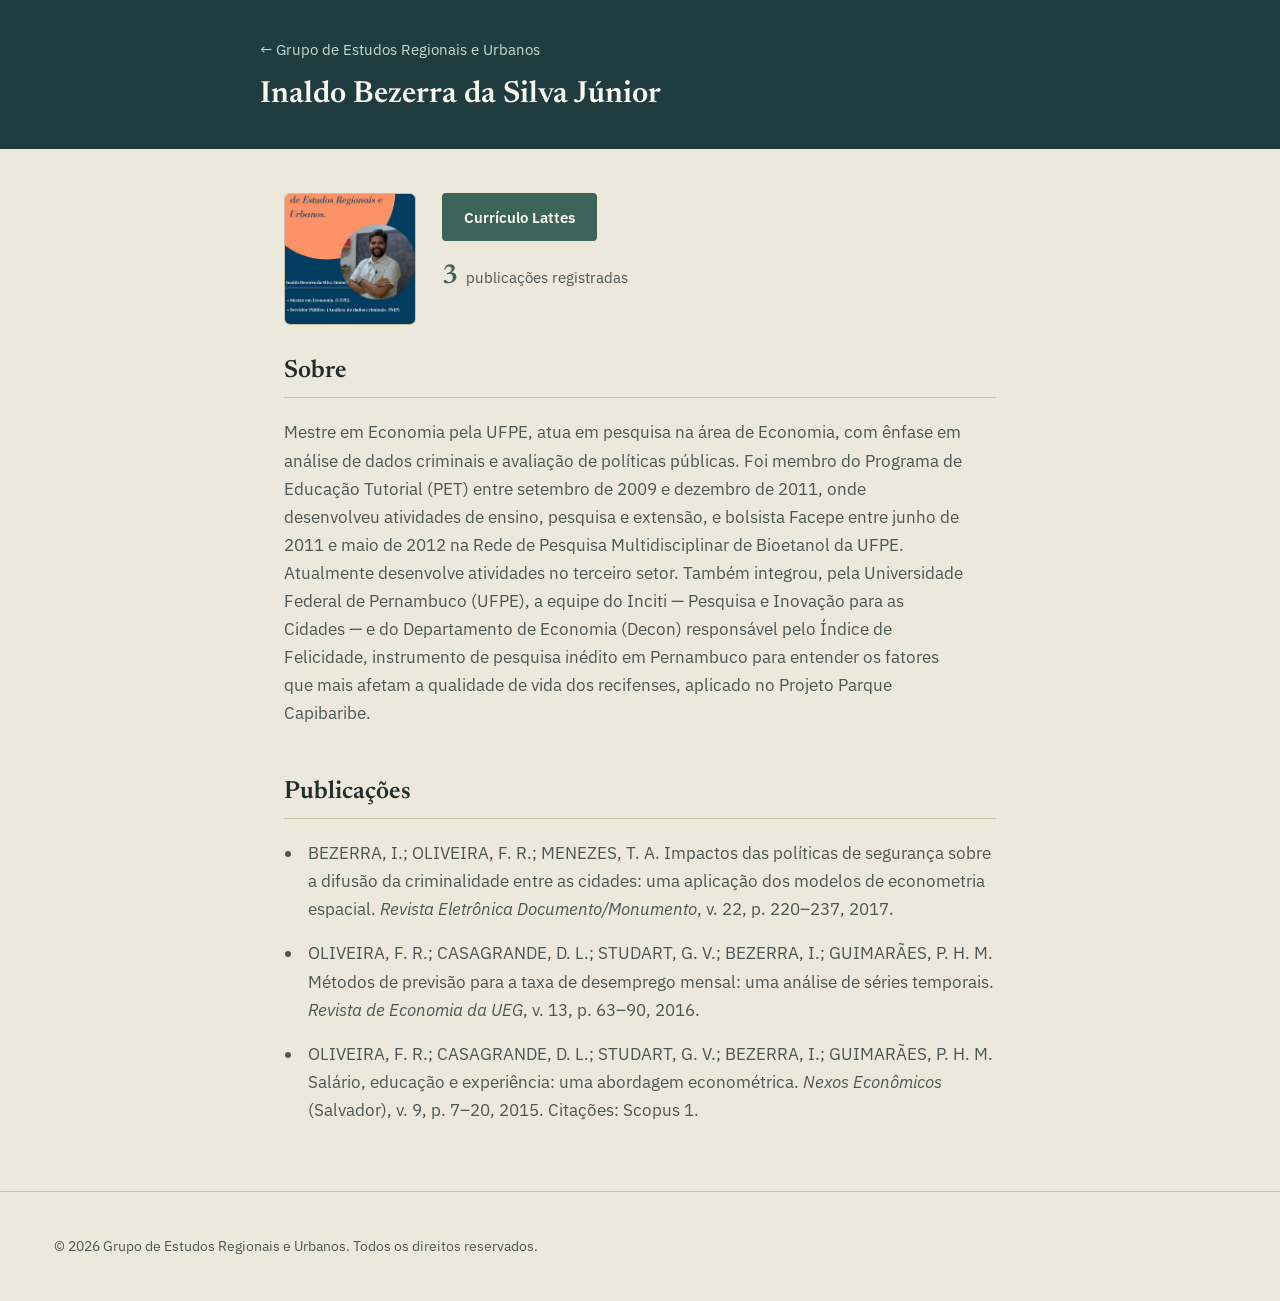
<file: inaldo_bezerra_da_silva_junior.html>
<!DOCTYPE html>
<html lang="pt-BR">
<head>
<meta charset="UTF-8">
<meta name="viewport" content="width=device-width, initial-scale=1.0">
<title>Inaldo Bezerra da Silva Júnior</title>
<link rel="preconnect" href="https://fonts.googleapis.com">
<link href="https://fonts.googleapis.com/css2?family=Newsreader:ital,wght@0,400;0,600;1,400&family=IBM+Plex+Sans:wght@400;500;600&display=swap" rel="stylesheet">
<link rel="stylesheet" href="styles.css">
</head>
<body>

<header class="person-header">
  <div class="header-inner">
    <a href="index.html" class="back-link">← Grupo de Estudos Regionais e Urbanos</a>
    <h1>Inaldo Bezerra da Silva Júnior</h1>
  </div>
</header>

<main>

  <div class="profile-top">
    <img src="images/foto_inaldo.png" alt="Foto de Inaldo Bezerra da Silva Júnior" class="profile-photo">
    <div class="profile-meta">
      <p><a href="http://lattes.cnpq.br/9192918759806343" class="button">Currículo Lattes</a></p>
      <p class="stat-line"><span class="stat-value">3</span><span class="stat-label">publicações registradas</span></p>
    </div>
  </div>

  <section>
    <h2>Sobre</h2>
    <p>Mestre em Economia pela UFPE, atua em pesquisa na área de Economia, com ênfase em análise de dados criminais e avaliação de políticas públicas. Foi membro do Programa de Educação Tutorial (PET) entre setembro de 2009 e dezembro de 2011, onde desenvolveu atividades de ensino, pesquisa e extensão, e bolsista Facepe entre junho de 2011 e maio de 2012 na Rede de Pesquisa Multidisciplinar de Bioetanol da UFPE. Atualmente desenvolve atividades no terceiro setor. Também integrou, pela Universidade Federal de Pernambuco (UFPE), a equipe do Inciti — Pesquisa e Inovação para as Cidades — e do Departamento de Economia (Decon) responsável pelo Índice de Felicidade, instrumento de pesquisa inédito em Pernambuco para entender os fatores que mais afetam a qualidade de vida dos recifenses, aplicado no Projeto Parque Capibaribe.</p>
  </section>

  <section>
    <h2>Publicações</h2>
    <ul class="pub-list">
      <li>BEZERRA, I.; OLIVEIRA, F. R.; MENEZES, T. A. Impactos das políticas de segurança sobre a difusão da criminalidade entre as cidades: uma aplicação dos modelos de econometria espacial. <em>Revista Eletrônica Documento/Monumento</em>, v. 22, p. 220–237, 2017.</li>
      <li>OLIVEIRA, F. R.; CASAGRANDE, D. L.; STUDART, G. V.; BEZERRA, I.; GUIMARÃES, P. H. M. Métodos de previsão para a taxa de desemprego mensal: uma análise de séries temporais. <em>Revista de Economia da UEG</em>, v. 13, p. 63–90, 2016.</li>
      <li>OLIVEIRA, F. R.; CASAGRANDE, D. L.; STUDART, G. V.; BEZERRA, I.; GUIMARÃES, P. H. M. Salário, educação e experiência: uma abordagem econométrica. <em>Nexos Econômicos</em> (Salvador), v. 9, p. 7–20, 2015. Citações: Scopus 1.</li>
    </ul>
  </section>

</main>

<footer class="site-footer">
  <p>&copy; 2026 Grupo de Estudos Regionais e Urbanos. Todos os direitos reservados.</p>
</footer>

</body>
</html>
</file>
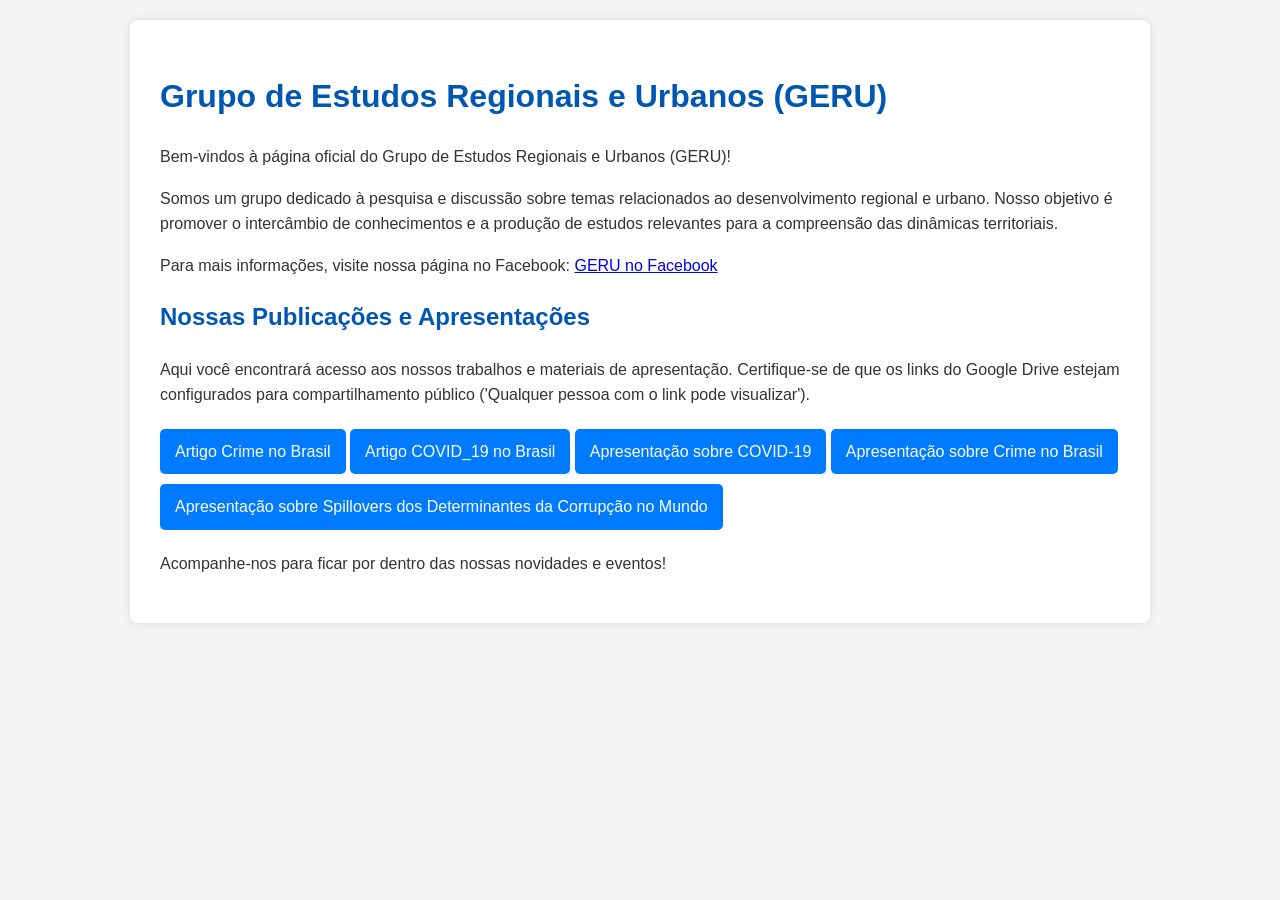
<file: index (2).html>
<!DOCTYPE html>
<html lang="pt-BR">
<head>
    <meta charset="UTF-8">
    <meta name="viewport" content="width=device-width, initial-scale=1.0">
    <title>Grupo de Estudos Regionais e Urbanos (GERU)</title>
    <style>
        body {
            font-family: Arial, sans-serif;
            line-height: 1.6;
            margin: 0;
            padding: 20px;
            background-color: #f4f4f4;
            color: #333;
            background-image: url('https://scontent.ffec17-1.fna.fbcdn.net/v/t39.30808-6/301217515_459371439538702_2382434600658120283_n.jpg?_nc_cat=103&ccb=1-7&_nc_sid=6ee11a&_nc_eui2=AeGLOh5V_ccoUeeBF_OUgCauvmBgajAb2nq-YGBqMBvaeqMFjSDOQ6zBXL-wH5c5qrKPX356XuJfUvZaE5N6_HCR&_nc_ohc=j0i0R5a1LkYQ7kNvwHnmHXH&_nc_oc=AdqxSbSDV34dscxE4b4ZUCjkVUiTVWUM3VjFUjxe7Yx5L-07peFDmVbZW2K0nmKJhpA&_nc_zt=23&_nc_ht=scontent.ffec17-1.fna&_nc_gid=sNFNrUmnCvmv4_hXTg_Ngg&_nc_ss=7b2a8&oh=00_Af7KX_eh4WiHlIzy9nmPgVtYMdW5V-kYvb-ZNfwGt2LdQQ&oe=6A0EA9F9');
            background-size: cover; /* Cobre a área total */
            background-repeat: no-repeat; /* Não repete a imagem */
            background-attachment: fixed; /* Imagem fixa ao rolar */
            background-position: center center; /* Centraliza a imagem */
        }
        .container {
            max-width: 960px;
            margin: auto;
            background: #fff;
            padding: 30px;
            border-radius: 8px;
            box-shadow: 0 0 10px rgba(0,0,0,0.1);
        }
        h1, h2 {
            color: #0056b3;
        }
        .button-link {
            display: inline-block;
            background-color: #007bff;
            color: white;
            padding: 10px 15px;
            margin: 5px 0;
            border-radius: 5px;
            text-decoration: none;
            transition: background-color 0.3s ease;
        }
        .button-link:hover {
            background-color: #0056b3;
        }
    </style>
</head>
<body>
    <div class="container">
        <h1>Grupo de Estudos Regionais e Urbanos (GERU)</h1>
        <p>Bem-vindos à página oficial do Grupo de Estudos Regionais e Urbanos (GERU)!</p>
        <p>Somos um grupo dedicado à pesquisa e discussão sobre temas relacionados ao desenvolvimento regional e urbano. Nosso objetivo é promover o intercâmbio de conhecimentos e a produção de estudos relevantes para a compreensão das dinâmicas territoriais.</p>
        <p>Para mais informações, visite nossa página no Facebook: <a href="https://www.facebook.com/people/geru-grupo-de-estudos-regionais-e-urbanos/100063975493077/" target="_blank">GERU no Facebook</a></p>

        <h2>Nossas Publicações e Apresentações</h2>
        <p>Aqui você encontrará acesso aos nossos trabalhos e materiais de apresentação. Certifique-se de que os links do Google Drive estejam configurados para compartilhamento público ('Qualquer pessoa com o link pode visualizar').</p>
        
        <div id="pdf-links">
            <a href="https://drive.google.com/file/d/1nWUqm5d1LnuevbiWclp1AbAjbroWdsZm/view?usp=sharing" class="button-link" target="_blank">Artigo Crime no Brasil</a>
            <a href="https://drive.google.com/file/d/1d87vZemZh7V5egFV-7bpvsYOGMR8VUFt/view?usp=sharing" class="button-link" target="_blank">Artigo COVID_19 no Brasil</a>
            <a href="https://drive.google.com/file/d/1tdo1kKsGx6FfsJnW7Zs-8mSOKxln7FFt/view?usp=sharing" class="button-link" target="_blank">Apresentação sobre COVID-19</a>
            <a href="https://drive.google.com/file/d/1CtOC0r7KVnzhNSKNik7PxUmtTUAa449g/view?usp=sharing" class="button-link" target="_blank">Apresentação sobre Crime no Brasil</a>
            <a href="https://drive.google.com/file/d/1bfP5Q7eTkBp0ArqEjyY03RlkHV9h1WW8/view?usp=sharing" class="button-link" target="_blank">Apresentação sobre Spillovers dos Determinantes da Corrupção no Mundo</a>
            <!-- Adicione mais botões de PDF aqui, seguindo o formato acima -->
        </div>

        <!-- A seção da galeria de imagens foi removida, pois a imagem de fundo foi solicitada. -->

        <p>Acompanhe-nos para ficar por dentro das nossas novidades e eventos!</p>
    </div>
</body>
</html>
</file>
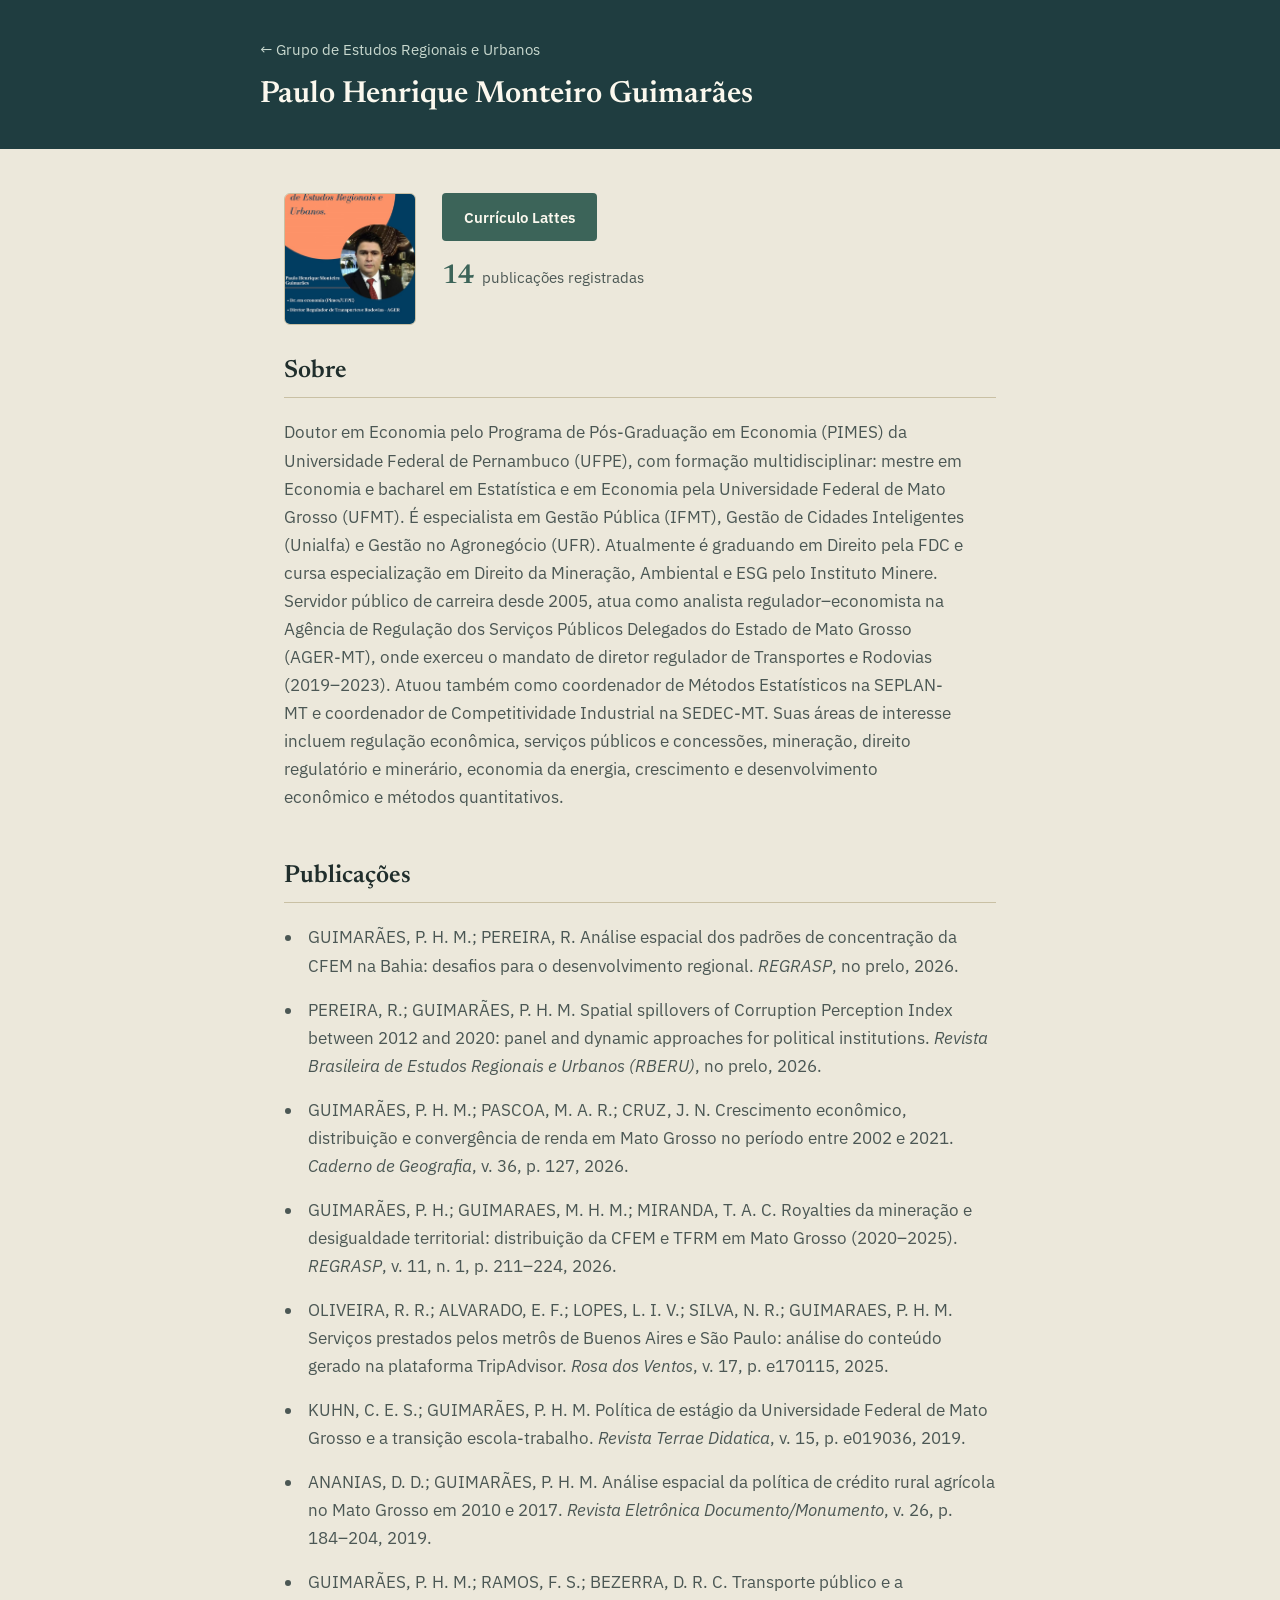
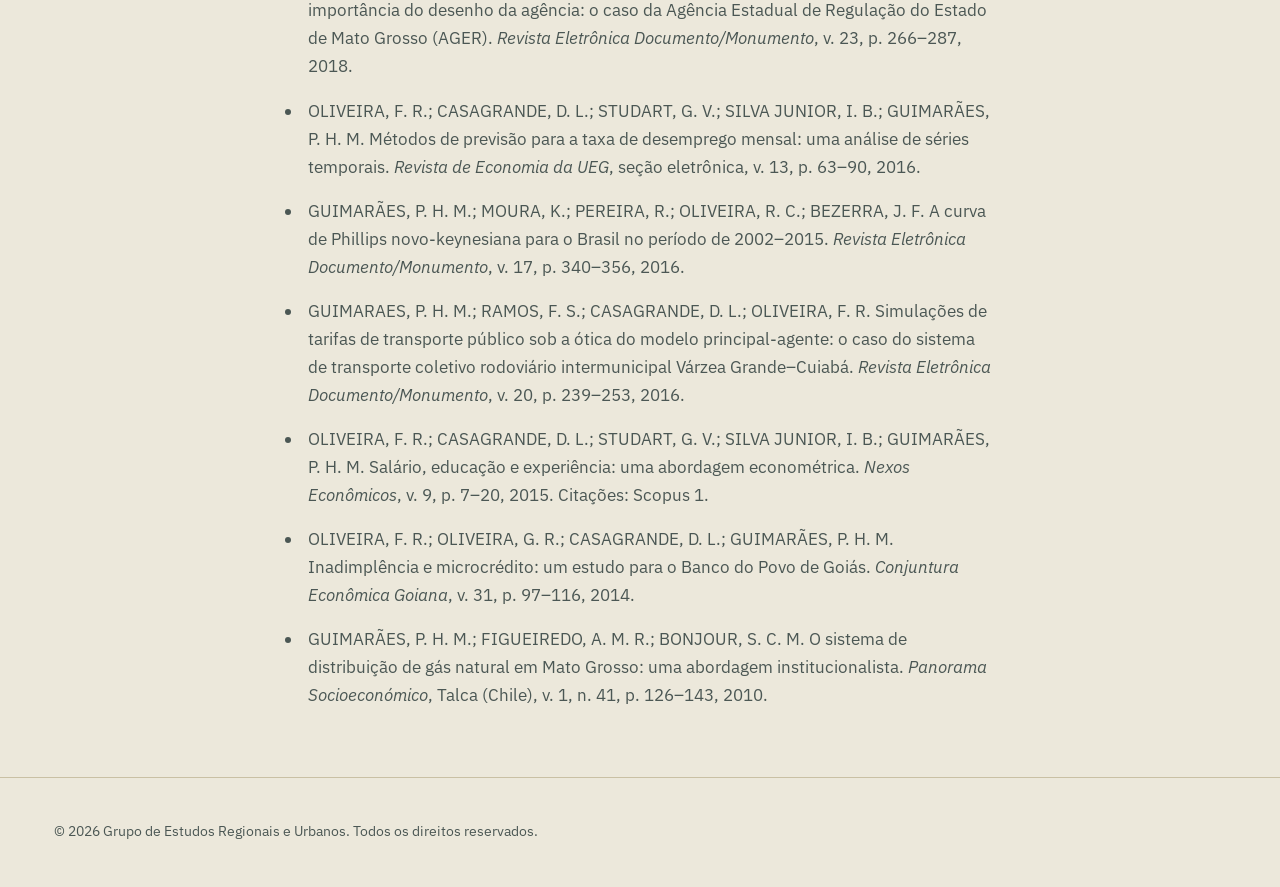
<file: paulo_henrique_monteiro_guimaraes.html>
<!DOCTYPE html>
<html lang="pt-BR">
<head>
<meta charset="UTF-8">
<meta name="viewport" content="width=device-width, initial-scale=1.0">
<title>Paulo Henrique Monteiro Guimarães</title>
<link rel="preconnect" href="https://fonts.googleapis.com">
<link href="https://fonts.googleapis.com/css2?family=Newsreader:ital,wght@0,400;0,600;1,400&family=IBM+Plex+Sans:wght@400;500;600&display=swap" rel="stylesheet">
<link rel="stylesheet" href="styles.css">
</head>
<body>

<header class="person-header">
  <div class="header-inner">
    <a href="index.html" class="back-link">← Grupo de Estudos Regionais e Urbanos</a>
    <h1>Paulo Henrique Monteiro Guimarães</h1>
  </div>
</header>

<main>

  <div class="profile-top">
    <img src="images/foto_paulo.png" alt="Foto de Paulo Henrique Monteiro Guimarães" class="profile-photo">
    <div class="profile-meta">
      <p><a href="http://lattes.cnpq.br/2406395318926345" class="button">Currículo Lattes</a></p>
      <p class="stat-line"><span class="stat-value">14</span><span class="stat-label">publicações registradas</span></p>
    </div>
  </div>

  <section>
    <h2>Sobre</h2>
    <p>Doutor em Economia pelo Programa de Pós-Graduação em Economia (PIMES) da Universidade Federal de Pernambuco (UFPE), com formação multidisciplinar: mestre em Economia e bacharel em Estatística e em Economia pela Universidade Federal de Mato Grosso (UFMT). É especialista em Gestão Pública (IFMT), Gestão de Cidades Inteligentes (Unialfa) e Gestão no Agronegócio (UFR). Atualmente é graduando em Direito pela FDC e cursa especialização em Direito da Mineração, Ambiental e ESG pelo Instituto Minere. Servidor público de carreira desde 2005, atua como analista regulador–economista na Agência de Regulação dos Serviços Públicos Delegados do Estado de Mato Grosso (AGER-MT), onde exerceu o mandato de diretor regulador de Transportes e Rodovias (2019–2023). Atuou também como coordenador de Métodos Estatísticos na SEPLAN-MT e coordenador de Competitividade Industrial na SEDEC-MT. Suas áreas de interesse incluem regulação econômica, serviços públicos e concessões, mineração, direito regulatório e minerário, economia da energia, crescimento e desenvolvimento econômico e métodos quantitativos.</p>
  </section>

  <section>
    <h2>Publicações</h2>
    <ul class="pub-list">
      <li>GUIMARÃES, P. H. M.; PEREIRA, R. Análise espacial dos padrões de concentração da CFEM na Bahia: desafios para o desenvolvimento regional. <em>REGRASP</em>, no prelo, 2026.</li>
      <li>PEREIRA, R.; GUIMARÃES, P. H. M. Spatial spillovers of Corruption Perception Index between 2012 and 2020: panel and dynamic approaches for political institutions. <em>Revista Brasileira de Estudos Regionais e Urbanos (RBERU)</em>, no prelo, 2026.</li>
      <li>GUIMARÃES, P. H. M.; PASCOA, M. A. R.; CRUZ, J. N. Crescimento econômico, distribuição e convergência de renda em Mato Grosso no período entre 2002 e 2021. <em>Caderno de Geografia</em>, v. 36, p. 127, 2026.</li>
      <li>GUIMARÃES, P. H.; GUIMARAES, M. H. M.; MIRANDA, T. A. C. Royalties da mineração e desigualdade territorial: distribuição da CFEM e TFRM em Mato Grosso (2020–2025). <em>REGRASP</em>, v. 11, n. 1, p. 211–224, 2026.</li>
      <li>OLIVEIRA, R. R.; ALVARADO, E. F.; LOPES, L. I. V.; SILVA, N. R.; GUIMARAES, P. H. M. Serviços prestados pelos metrôs de Buenos Aires e São Paulo: análise do conteúdo gerado na plataforma TripAdvisor. <em>Rosa dos Ventos</em>, v. 17, p. e170115, 2025.</li>
      <li>KUHN, C. E. S.; GUIMARÃES, P. H. M. Política de estágio da Universidade Federal de Mato Grosso e a transição escola-trabalho. <em>Revista Terrae Didatica</em>, v. 15, p. e019036, 2019.</li>
      <li>ANANIAS, D. D.; GUIMARÃES, P. H. M. Análise espacial da política de crédito rural agrícola no Mato Grosso em 2010 e 2017. <em>Revista Eletrônica Documento/Monumento</em>, v. 26, p. 184–204, 2019.</li>
      <li>GUIMARÃES, P. H. M.; RAMOS, F. S.; BEZERRA, D. R. C. Transporte público e a importância do desenho da agência: o caso da Agência Estadual de Regulação do Estado de Mato Grosso (AGER). <em>Revista Eletrônica Documento/Monumento</em>, v. 23, p. 266–287, 2018.</li>
      <li>OLIVEIRA, F. R.; CASAGRANDE, D. L.; STUDART, G. V.; SILVA JUNIOR, I. B.; GUIMARÃES, P. H. M. Métodos de previsão para a taxa de desemprego mensal: uma análise de séries temporais. <em>Revista de Economia da UEG</em>, seção eletrônica, v. 13, p. 63–90, 2016.</li>
      <li>GUIMARÃES, P. H. M.; MOURA, K.; PEREIRA, R.; OLIVEIRA, R. C.; BEZERRA, J. F. A curva de Phillips novo-keynesiana para o Brasil no período de 2002–2015. <em>Revista Eletrônica Documento/Monumento</em>, v. 17, p. 340–356, 2016.</li>
      <li>GUIMARAES, P. H. M.; RAMOS, F. S.; CASAGRANDE, D. L.; OLIVEIRA, F. R. Simulações de tarifas de transporte público sob a ótica do modelo principal-agente: o caso do sistema de transporte coletivo rodoviário intermunicipal Várzea Grande–Cuiabá. <em>Revista Eletrônica Documento/Monumento</em>, v. 20, p. 239–253, 2016.</li>
      <li>OLIVEIRA, F. R.; CASAGRANDE, D. L.; STUDART, G. V.; SILVA JUNIOR, I. B.; GUIMARÃES, P. H. M. Salário, educação e experiência: uma abordagem econométrica. <em>Nexos Econômicos</em>, v. 9, p. 7–20, 2015. Citações: Scopus 1.</li>
      <li>OLIVEIRA, F. R.; OLIVEIRA, G. R.; CASAGRANDE, D. L.; GUIMARÃES, P. H. M. Inadimplência e microcrédito: um estudo para o Banco do Povo de Goiás. <em>Conjuntura Econômica Goiana</em>, v. 31, p. 97–116, 2014.</li>
      <li>GUIMARÃES, P. H. M.; FIGUEIREDO, A. M. R.; BONJOUR, S. C. M. O sistema de distribuição de gás natural em Mato Grosso: uma abordagem institucionalista. <em>Panorama Socioeconómico</em>, Talca (Chile), v. 1, n. 41, p. 126–143, 2010.</li>
    </ul>
  </section>

</main>

<footer class="site-footer">
  <p>&copy; 2026 Grupo de Estudos Regionais e Urbanos. Todos os direitos reservados.</p>
</footer>

</body>
</html>
</file>
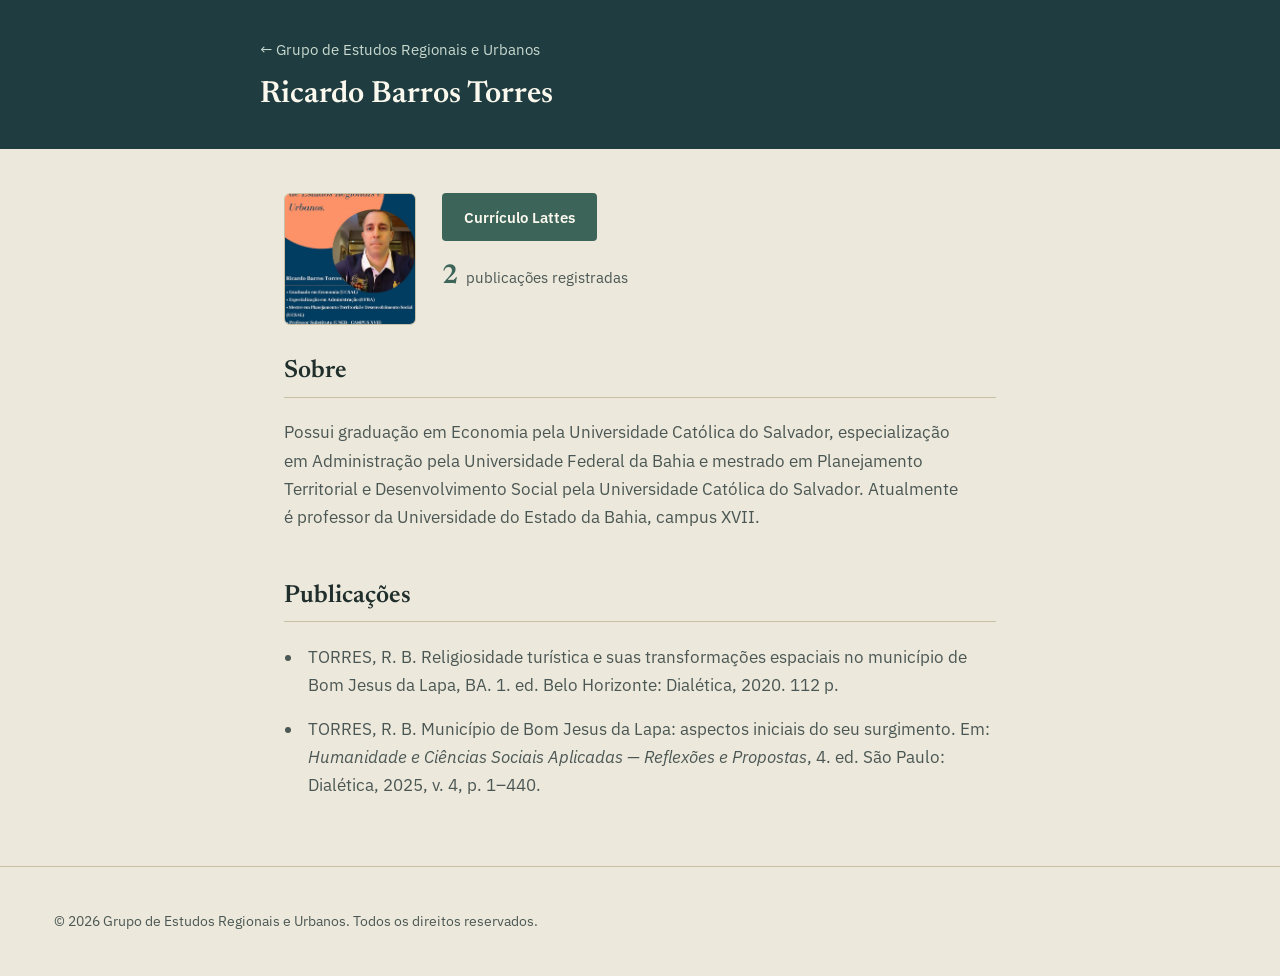
<file: ricardo_barros_torres.html>
<!DOCTYPE html>
<html lang="pt-BR">
<head>
<meta charset="UTF-8">
<meta name="viewport" content="width=device-width, initial-scale=1.0">
<title>Ricardo Barros Torres</title>
<link rel="preconnect" href="https://fonts.googleapis.com">
<link href="https://fonts.googleapis.com/css2?family=Newsreader:ital,wght@0,400;0,600;1,400&family=IBM+Plex+Sans:wght@400;500;600&display=swap" rel="stylesheet">
<link rel="stylesheet" href="styles.css">
</head>
<body>

<header class="person-header">
  <div class="header-inner">
    <a href="index.html" class="back-link">← Grupo de Estudos Regionais e Urbanos</a>
    <h1>Ricardo Barros Torres</h1>
  </div>
</header>

<main>

  <div class="profile-top">
    <img src="images/foto_ricardotorres.png" alt="Foto de Ricardo Barros Torres" class="profile-photo">
    <div class="profile-meta">
      <p><a href="http://lattes.cnpq.br/0635163030359156" class="button">Currículo Lattes</a></p>
      <p class="stat-line"><span class="stat-value">2</span><span class="stat-label">publicações registradas</span></p>
    </div>
  </div>

  <section>
    <h2>Sobre</h2>
    <p>Possui graduação em Economia pela Universidade Católica do Salvador, especialização em Administração pela Universidade Federal da Bahia e mestrado em Planejamento Territorial e Desenvolvimento Social pela Universidade Católica do Salvador. Atualmente é professor da Universidade do Estado da Bahia, campus XVII.</p>
  </section>

  <section>
    <h2>Publicações</h2>
    <ul class="pub-list">
      <li>TORRES, R. B. Religiosidade turística e suas transformações espaciais no município de Bom Jesus da Lapa, BA. 1. ed. Belo Horizonte: Dialética, 2020. 112 p.</li>
      <li>TORRES, R. B. Município de Bom Jesus da Lapa: aspectos iniciais do seu surgimento. Em: <em>Humanidade e Ciências Sociais Aplicadas — Reflexões e Propostas</em>, 4. ed. São Paulo: Dialética, 2025, v. 4, p. 1–440.</li>
    </ul>
  </section>

</main>

<footer class="site-footer">
  <p>&copy; 2026 Grupo de Estudos Regionais e Urbanos. Todos os direitos reservados.</p>
</footer>

</body>
</html>
</file>
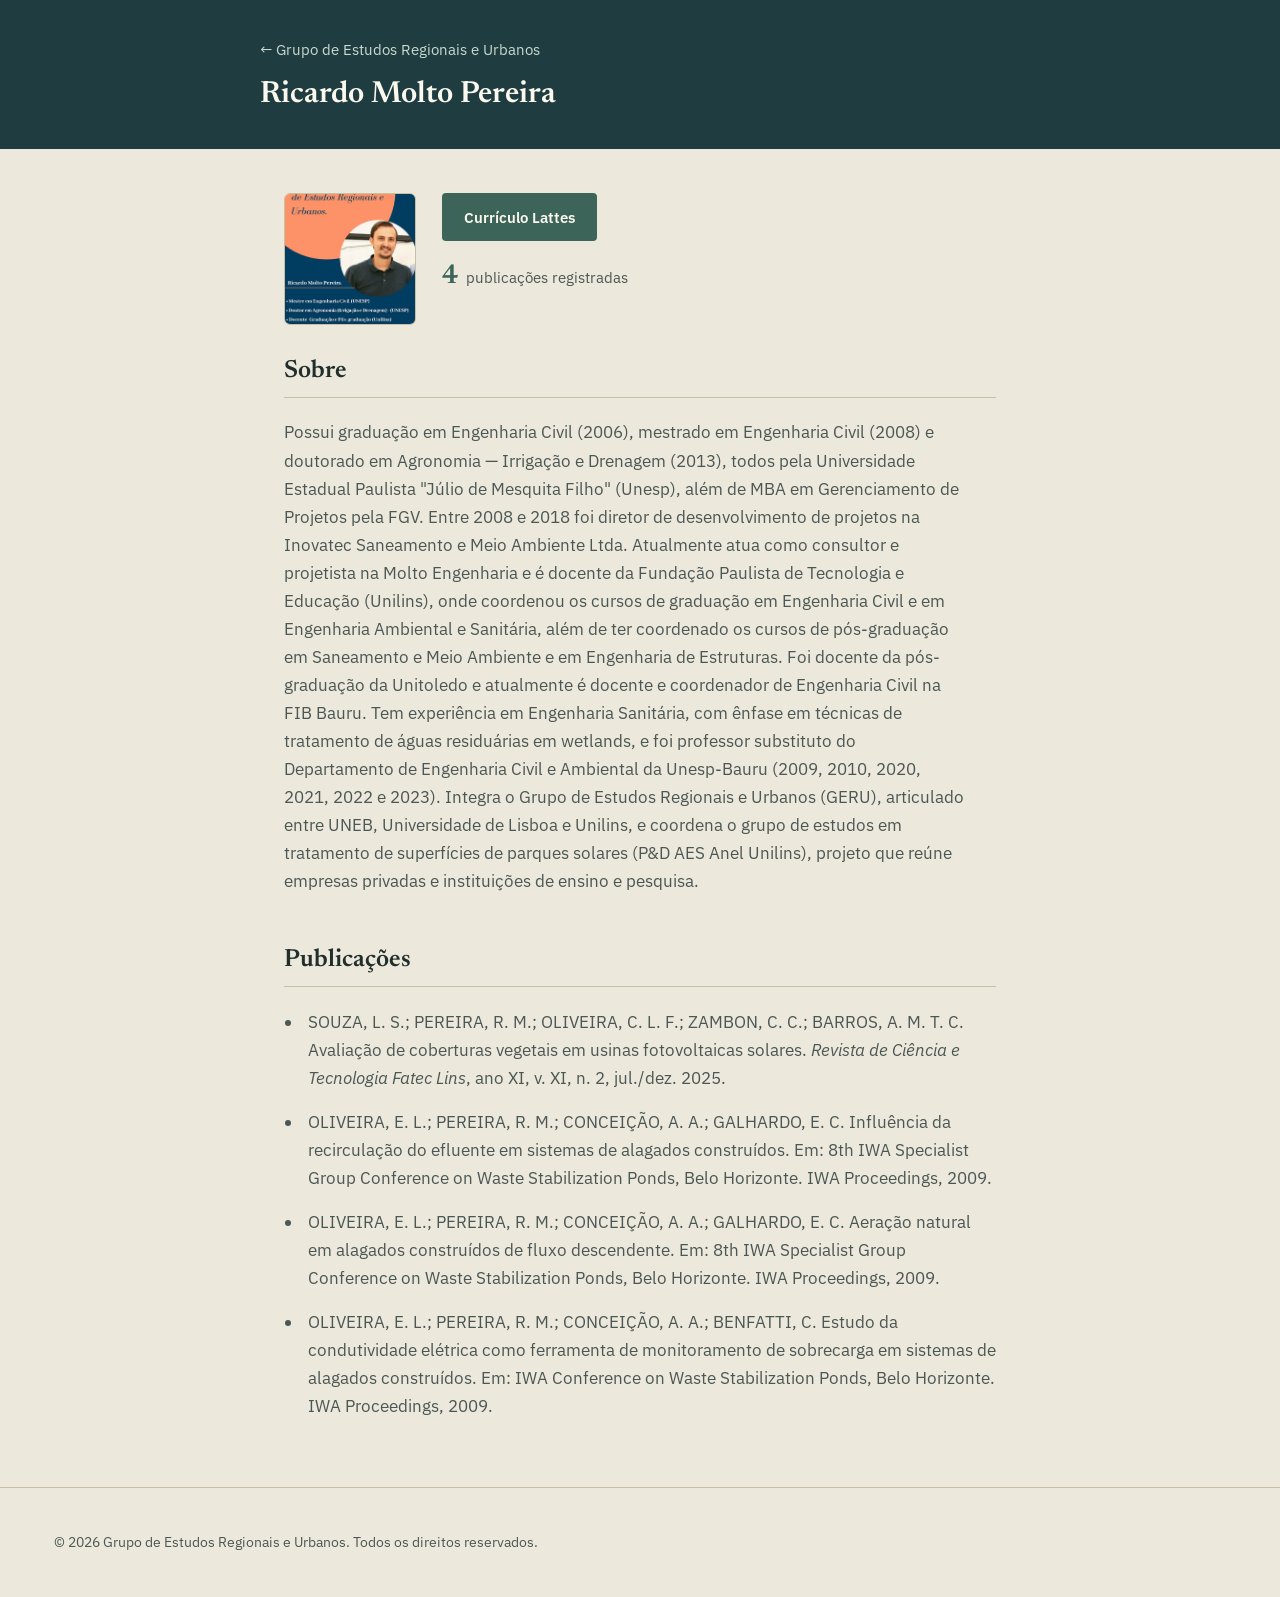
<file: ricardo_molto_pereira.html>
<!DOCTYPE html>
<html lang="pt-BR">
<head>
<meta charset="UTF-8">
<meta name="viewport" content="width=device-width, initial-scale=1.0">
<title>Ricardo Molto Pereira</title>
<link rel="preconnect" href="https://fonts.googleapis.com">
<link href="https://fonts.googleapis.com/css2?family=Newsreader:ital,wght@0,400;0,600;1,400&family=IBM+Plex+Sans:wght@400;500;600&display=swap" rel="stylesheet">
<link rel="stylesheet" href="styles.css">
</head>
<body>

<header class="person-header">
  <div class="header-inner">
    <a href="index.html" class="back-link">← Grupo de Estudos Regionais e Urbanos</a>
    <h1>Ricardo Molto Pereira</h1>
  </div>
</header>

<main>

  <div class="profile-top">
    <img src="images/foto_ricardomolto.png" alt="Foto de Ricardo Molto Pereira" class="profile-photo">
    <div class="profile-meta">
      <p><a href="http://lattes.cnpq.br/3125001570440745" class="button">Currículo Lattes</a></p>
      <p class="stat-line"><span class="stat-value">4</span><span class="stat-label">publicações registradas</span></p>
    </div>
  </div>

  <section>
    <h2>Sobre</h2>
    <p>Possui graduação em Engenharia Civil (2006), mestrado em Engenharia Civil (2008) e doutorado em Agronomia — Irrigação e Drenagem (2013), todos pela Universidade Estadual Paulista "Júlio de Mesquita Filho" (Unesp), além de MBA em Gerenciamento de Projetos pela FGV. Entre 2008 e 2018 foi diretor de desenvolvimento de projetos na Inovatec Saneamento e Meio Ambiente Ltda. Atualmente atua como consultor e projetista na Molto Engenharia e é docente da Fundação Paulista de Tecnologia e Educação (Unilins), onde coordenou os cursos de graduação em Engenharia Civil e em Engenharia Ambiental e Sanitária, além de ter coordenado os cursos de pós-graduação em Saneamento e Meio Ambiente e em Engenharia de Estruturas. Foi docente da pós-graduação da Unitoledo e atualmente é docente e coordenador de Engenharia Civil na FIB Bauru. Tem experiência em Engenharia Sanitária, com ênfase em técnicas de tratamento de águas residuárias em wetlands, e foi professor substituto do Departamento de Engenharia Civil e Ambiental da Unesp-Bauru (2009, 2010, 2020, 2021, 2022 e 2023). Integra o Grupo de Estudos Regionais e Urbanos (GERU), articulado entre UNEB, Universidade de Lisboa e Unilins, e coordena o grupo de estudos em tratamento de superfícies de parques solares (P&amp;D AES Anel Unilins), projeto que reúne empresas privadas e instituições de ensino e pesquisa.</p>
  </section>

  <section>
    <h2>Publicações</h2>
    <ul class="pub-list">
      <li>SOUZA, L. S.; PEREIRA, R. M.; OLIVEIRA, C. L. F.; ZAMBON, C. C.; BARROS, A. M. T. C. Avaliação de coberturas vegetais em usinas fotovoltaicas solares. <em>Revista de Ciência e Tecnologia Fatec Lins</em>, ano XI, v. XI, n. 2, jul./dez. 2025.</li>
      <li>OLIVEIRA, E. L.; PEREIRA, R. M.; CONCEIÇÃO, A. A.; GALHARDO, E. C. Influência da recirculação do efluente em sistemas de alagados construídos. Em: 8th IWA Specialist Group Conference on Waste Stabilization Ponds, Belo Horizonte. IWA Proceedings, 2009.</li>
      <li>OLIVEIRA, E. L.; PEREIRA, R. M.; CONCEIÇÃO, A. A.; GALHARDO, E. C. Aeração natural em alagados construídos de fluxo descendente. Em: 8th IWA Specialist Group Conference on Waste Stabilization Ponds, Belo Horizonte. IWA Proceedings, 2009.</li>
      <li>OLIVEIRA, E. L.; PEREIRA, R. M.; CONCEIÇÃO, A. A.; BENFATTI, C. Estudo da condutividade elétrica como ferramenta de monitoramento de sobrecarga em sistemas de alagados construídos. Em: IWA Conference on Waste Stabilization Ponds, Belo Horizonte. IWA Proceedings, 2009.</li>
    </ul>
  </section>

</main>

<footer class="site-footer">
  <p>&copy; 2026 Grupo de Estudos Regionais e Urbanos. Todos os direitos reservados.</p>
</footer>

</body>
</html>
</file>
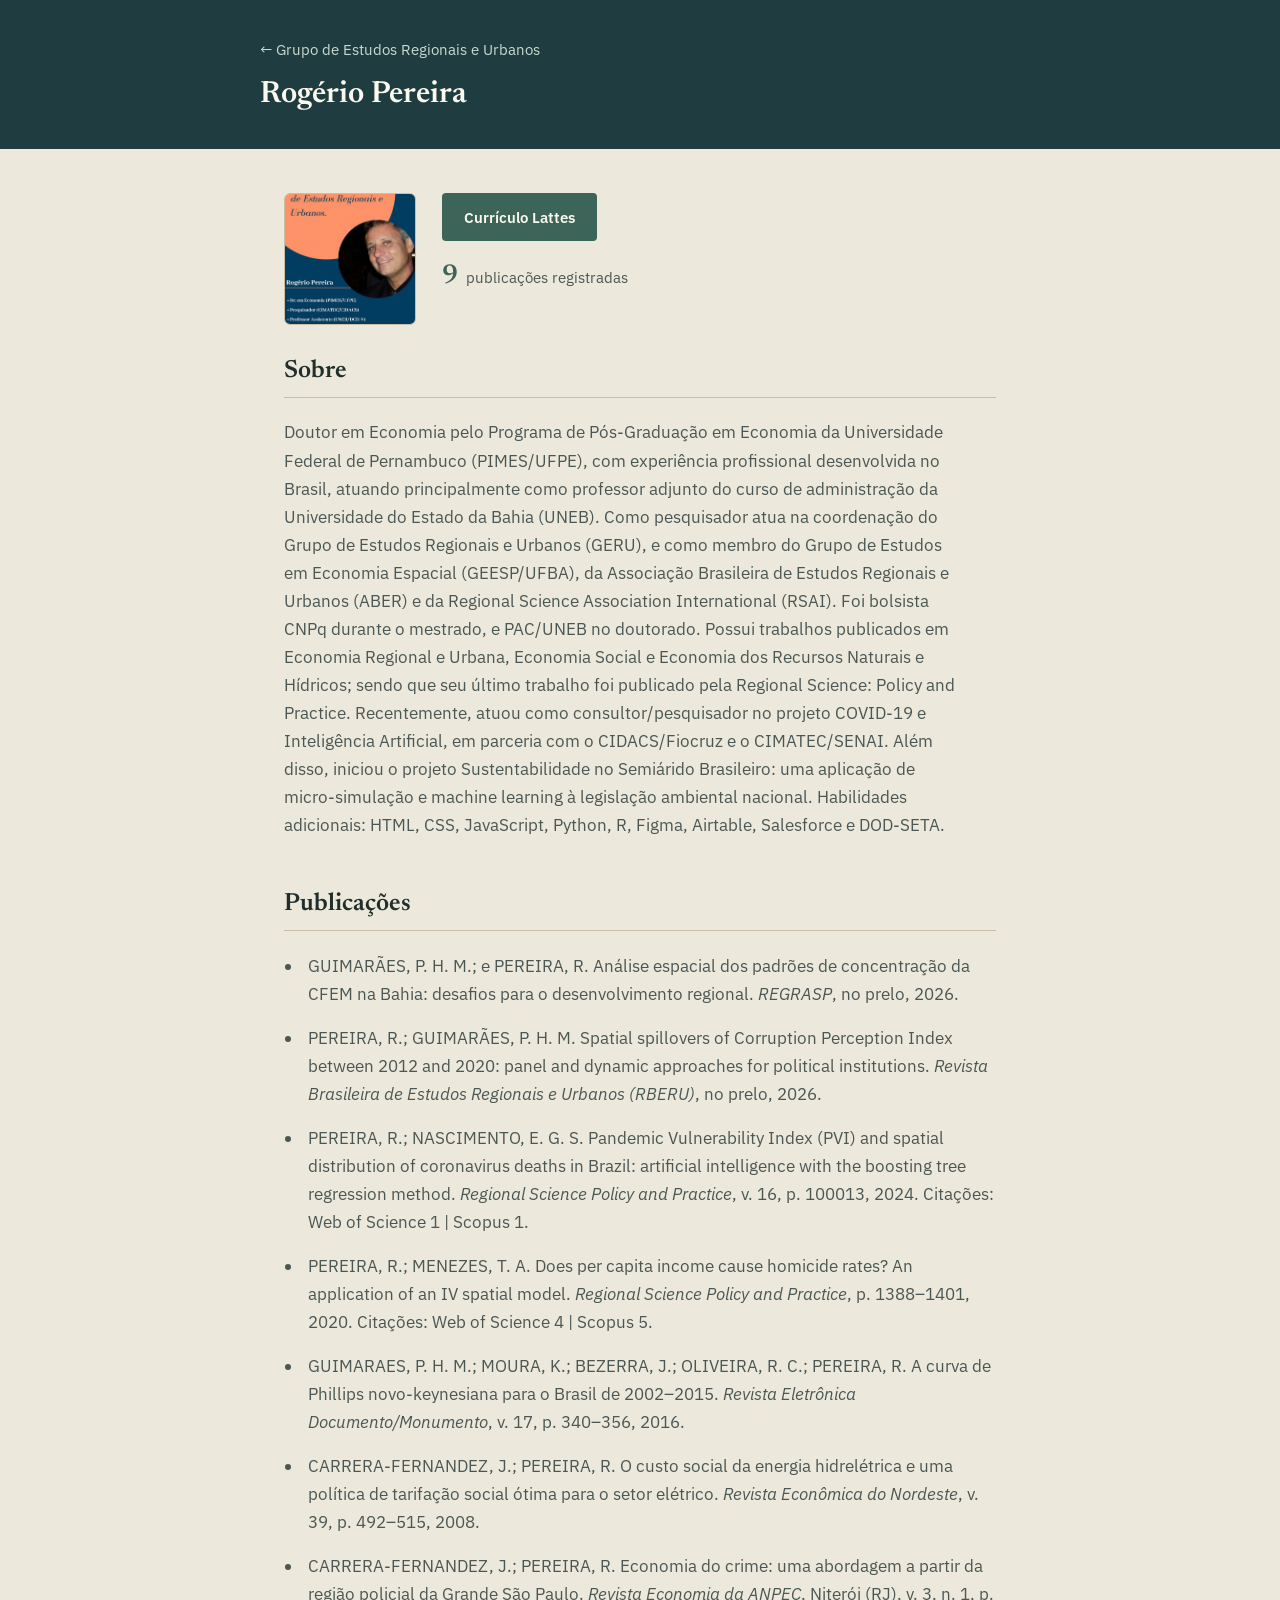
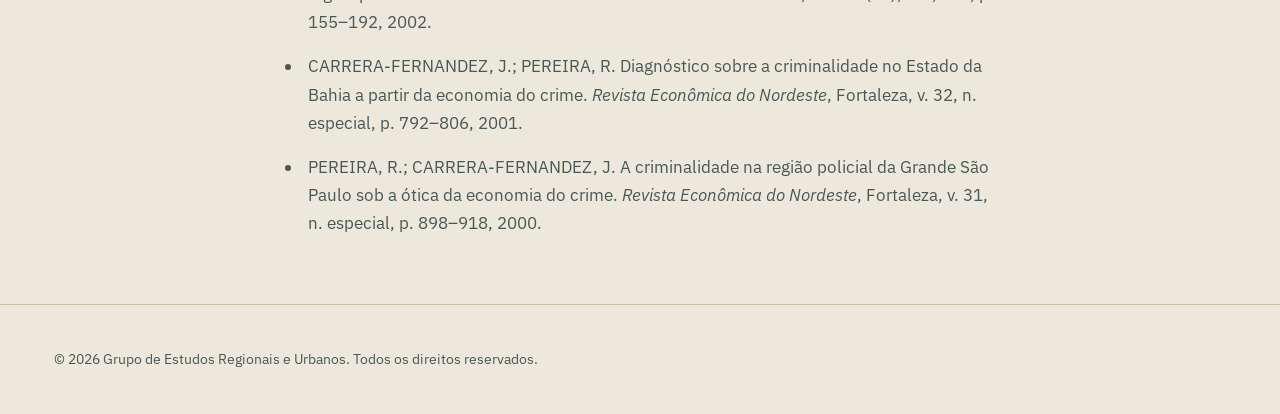
<file: rogerio_pereira.html>
<!DOCTYPE html>
<html lang="pt-BR">
<head>
<meta charset="UTF-8">
<meta name="viewport" content="width=device-width, initial-scale=1.0">
<title>Rogério Pereira</title>
<link rel="preconnect" href="https://fonts.googleapis.com">
<link href="https://fonts.googleapis.com/css2?family=Newsreader:ital,wght@0,400;0,600;1,400&family=IBM+Plex+Sans:wght@400;500;600&display=swap" rel="stylesheet">
<link rel="stylesheet" href="styles.css">
</head>
<body>

<header class="person-header">
  <div class="header-inner">
    <a href="index.html" class="back-link">← Grupo de Estudos Regionais e Urbanos</a>
    <h1>Rogério Pereira</h1>
  </div>
</header>

<main>

  <div class="profile-top">
    <img src="images/foto_rogerio.png" alt="Foto de Rogério Pereira" class="profile-photo">
    <div class="profile-meta">
      <p><a href="http://lattes.cnpq.br/6405014145273949" class="button">Currículo Lattes</a></p>
      <p class="stat-line"><span class="stat-value">9</span><span class="stat-label">publicações registradas</span></p>
    </div>
  </div>

  <section>
    <h2>Sobre</h2>
    <p>Doutor em Economia pelo Programa de Pós-Graduação em Economia da Universidade Federal de Pernambuco (PIMES/UFPE), com experiência profissional desenvolvida no Brasil, atuando principalmente como professor adjunto do curso de administração da Universidade do Estado da Bahia (UNEB). Como pesquisador atua na coordenação do Grupo de Estudos Regionais e Urbanos (GERU), e como membro do Grupo de Estudos em Economia Espacial (GEESP/UFBA), da Associação Brasileira de Estudos Regionais e Urbanos (ABER) e da Regional Science Association International (RSAI). Foi bolsista CNPq durante o mestrado, e PAC/UNEB no doutorado. Possui trabalhos publicados em Economia Regional e Urbana, Economia Social e Economia dos Recursos Naturais e Hídricos; sendo que seu último trabalho foi publicado pela Regional Science: Policy and Practice. Recentemente, atuou como consultor/pesquisador no projeto COVID-19 e Inteligência Artificial, em parceria com o CIDACS/Fiocruz e o CIMATEC/SENAI. Além disso, iniciou o projeto Sustentabilidade no Semiárido Brasileiro: uma aplicação de micro-simulação e machine learning à legislação ambiental nacional. Habilidades adicionais: HTML, CSS, JavaScript, Python, R, Figma, Airtable, Salesforce e DOD-SETA.</p>
  </section>

  <section>
    <h2>Publicações</h2>
    <ul class="pub-list">
      <li>GUIMARÃES, P. H. M.; e PEREIRA, R. Análise espacial dos padrões de concentração da CFEM na Bahia: desafios para o desenvolvimento regional. <em>REGRASP</em>, no prelo, 2026.</li>
      <li>PEREIRA, R.; GUIMARÃES, P. H. M. Spatial spillovers of Corruption Perception Index between 2012 and 2020: panel and dynamic approaches for political institutions. <em>Revista Brasileira de Estudos Regionais e Urbanos (RBERU)</em>, no prelo, 2026.</li>
      <li>PEREIRA, R.; NASCIMENTO, E. G. S. Pandemic Vulnerability Index (PVI) and spatial distribution of coronavirus deaths in Brazil: artificial intelligence with the boosting tree regression method. <em>Regional Science Policy and Practice</em>, v. 16, p. 100013, 2024. Citações: Web of Science 1 | Scopus 1.</li>
      <li>PEREIRA, R.; MENEZES, T. A. Does per capita income cause homicide rates? An application of an IV spatial model. <em>Regional Science Policy and Practice</em>, p. 1388–1401, 2020. Citações: Web of Science 4 | Scopus 5.</li>
      <li>GUIMARAES, P. H. M.; MOURA, K.; BEZERRA, J.; OLIVEIRA, R. C.; PEREIRA, R. A curva de Phillips novo-keynesiana para o Brasil de 2002–2015. <em>Revista Eletrônica Documento/Monumento</em>, v. 17, p. 340–356, 2016.</li>
      <li>CARRERA-FERNANDEZ, J.; PEREIRA, R. O custo social da energia hidrelétrica e uma política de tarifação social ótima para o setor elétrico. <em>Revista Econômica do Nordeste</em>, v. 39, p. 492–515, 2008.</li>
      <li>CARRERA-FERNANDEZ, J.; PEREIRA, R. Economia do crime: uma abordagem a partir da região policial da Grande São Paulo. <em>Revista Economia da ANPEC</em>, Niterói (RJ), v. 3, n. 1, p. 155–192, 2002.</li>
      <li>CARRERA-FERNANDEZ, J.; PEREIRA, R. Diagnóstico sobre a criminalidade no Estado da Bahia a partir da economia do crime. <em>Revista Econômica do Nordeste</em>, Fortaleza, v. 32, n. especial, p. 792–806, 2001.</li>
      <li>PEREIRA, R.; CARRERA-FERNANDEZ, J. A criminalidade na região policial da Grande São Paulo sob a ótica da economia do crime. <em>Revista Econômica do Nordeste</em>, Fortaleza, v. 31, n. especial, p. 898–918, 2000.</li>
    </ul>
  </section>

</main>

<footer class="site-footer">
  <p>&copy; 2026 Grupo de Estudos Regionais e Urbanos. Todos os direitos reservados.</p>
</footer>

</body>
</html>
</file>
<file: styles.css>
/* =========================================================
   GERU — Grupo de Estudos Regionais e Urbanos
   Sistema visual compartilhado por todas as páginas do site.
   ========================================================= */

:root {
  /* Cor */
  --paper: #ECE8DB;        /* fundo, papel de campo */
  --paper-raised: #F7F4EA; /* cartões / blocos de conteúdo */
  --ink: #202E2C;          /* texto principal */
  --ink-soft: #4B5754;     /* texto secundário */
  --deep: #1F3D40;         /* faixa institucional (cabeçalho/rodapé) */
  --deep-2: #2A4F4F;
  --line: #C9C0A4;         /* traços, divisórias */
  --accent: #A9692C;       /* destaque — ocre, tom de curva de nível */
  --accent-2: #3C6459;     /* links, hover, verde-mata */

  /* Tipografia */
  --font-display: 'Newsreader', Georgia, 'Times New Roman', serif;
  --font-body: 'IBM Plex Sans', 'Segoe UI', Arial, sans-serif;

  --measure: 68ch;
}

* { box-sizing: border-box; }

html { scroll-behavior: smooth; }

body {
  margin: 0;
  background: var(--paper);
  color: var(--ink);
  font-family: var(--font-body);
  font-size: 17px;
  line-height: 1.65;
  -webkit-font-smoothing: antialiased;
}

img { max-width: 100%; display: block; }

a { color: var(--accent-2); }
a:hover { color: var(--accent); }

h1, h2, h3 {
  font-family: var(--font-display);
  font-weight: 600;
  color: var(--ink);
  line-height: 1.2;
}

p { max-width: var(--measure); }

/* ---------- Faixa de topo com padrão de curvas de nível ---------- */

.site-header {
  background:
    linear-gradient(180deg, rgba(31,61,64,0.94), rgba(31,61,64,0.98)),
    repeating-radial-gradient(circle at 15% 30%, rgba(255,255,255,0.05) 0 2px, transparent 2px 26px),
    repeating-radial-gradient(circle at 85% 70%, rgba(255,255,255,0.045) 0 2px, transparent 2px 34px);
  color: #EFEAD9;
  padding: 3.2rem 1.5rem 2.4rem;
}

.site-header .header-inner {
  max-width: 980px;
  margin: 0 auto;
  display: flex;
  align-items: flex-start;
  justify-content: space-between;
  gap: 1.6rem;
  flex-wrap: wrap;
}

.header-main {
  display: flex;
  align-items: center;
  gap: 1.6rem;
  flex: 1 1 380px;
}

.header-cert {
  display: flex;
  flex-direction: column;
  align-items: center;
  gap: 0.6rem;
  max-width: 190px;
  text-align: center;
  flex-shrink: 0;
  margin-left: auto;
}

.header-cert .cert-image {
  width: 130px;
  height: auto;
  border-radius: 4px;
  background: rgba(255,255,255,0.92);
  padding: 4px;
}

.header-cert .cert-caption {
  margin: 0;
  font-size: 0.78rem;
  line-height: 1.4;
  color: #C9D9CF;
  word-break: break-word;
}

.header-cert .cert-caption a {
  color: #EFEAD9;
  text-decoration: underline;
}

.header-cert .cert-caption a:hover { color: #FBF8EE; }

.site-header .logo {
  width: 76px;
  height: 76px;
  object-fit: contain;
  border-radius: 8px;
  background: rgba(255,255,255,0.06);
  padding: 6px;
  flex-shrink: 0;
}

.site-header h1 {
  color: #FBF8EE;
  font-size: 2.1rem;
  margin: 0 0 0.35rem;
}

.site-header .tagline {
  margin: 0;
  color: #C9D9CF;
  font-size: 1.02rem;
  max-width: 46ch;
}

.site-nav {
  max-width: 980px;
  margin: 2rem auto 0;
  display: flex;
  flex-wrap: wrap;
  gap: 0.4rem 1.6rem;
  border-top: 1px solid rgba(255,255,255,0.16);
  padding-top: 1.1rem;
}

.site-nav a {
  color: #DCE7DF;
  text-decoration: none;
  font-size: 0.95rem;
  letter-spacing: 0.01em;
}

.site-nav a:hover { color: #FBF8EE; }

/* Cabeçalho simplificado das páginas de pesquisador */
.person-header {
  background: var(--deep);
  color: #F3EFDF;
  padding: 2.2rem 1.5rem;
}

.person-header .header-inner {
  max-width: 760px;
  margin: 0 auto;
}

.person-header .back-link {
  display: inline-block;
  color: #C9D9CF;
  text-decoration: none;
  font-size: 0.92rem;
  margin-bottom: 0.9rem;
}
.person-header .back-link:hover { color: #FBF8EE; }

.person-header h1 {
  color: #FBF8EE;
  font-size: 1.9rem;
  margin: 0;
}

/* ---------- Conteúdo ---------- */

main {
  max-width: 760px;
  margin: 0 auto;
  padding: 2.8rem 1.5rem 1rem;
}

section { margin-bottom: 3.2rem; }

section > h2 {
  font-size: 1.55rem;
  border-bottom: 1px solid var(--line);
  padding-bottom: 0.6rem;
  margin-bottom: 1.3rem;
}

section > p { color: var(--ink-soft); }

/* ---------- Diretório de pesquisadores ---------- */

.roster {
  list-style: none;
  margin: 0;
  padding: 0;
  border-top: 1px solid var(--line);
}

.roster li { border-bottom: 1px solid var(--line); }

.roster a {
  display: flex;
  align-items: baseline;
  justify-content: space-between;
  gap: 1rem;
  padding: 0.95rem 0.2rem;
  text-decoration: none;
  color: var(--ink);
  border-left: 3px solid transparent;
  padding-left: 0.9rem;
  transition: border-color 0.15s ease, background-color 0.15s ease;
}

.roster a:hover {
  border-left-color: var(--accent);
  background: rgba(169,105,44,0.06);
}

.roster .name { font-weight: 600; }

.roster .role {
  color: var(--ink-soft);
  font-size: 0.9rem;
  white-space: nowrap;
}

/* ---------- Patrocinadores ---------- */

.sponsor-list {
  list-style: none;
  margin: 0;
  padding: 0;
  display: flex;
  flex-wrap: wrap;
  gap: 1.4rem;
}

.sponsor-list li {
  display: flex;
  align-items: center;
  gap: 1rem;
  padding: 1rem 1.4rem;
  background: var(--paper-raised);
  border: 1px solid var(--line);
  border-radius: 4px;
}

.sponsor-list img {
  width: 64px;
  height: 64px;
  object-fit: contain;
  flex-shrink: 0;
}

.sponsor-list span {
  font-family: var(--font-display);
  font-size: 1rem;
  color: var(--ink);
}

/* ---------- Links úteis ---------- */

.resource-list {
  list-style: none;
  margin: 0;
  padding: 0;
  display: grid;
  grid-template-columns: repeat(auto-fill, minmax(230px, 1fr));
  gap: 1px;
  background: var(--line);
  border: 1px solid var(--line);
}

.resource-list a {
  display: flex;
  align-items: center;
  gap: 0.8rem;
  padding: 0.9rem 1rem;
  background: var(--paper-raised);
  text-decoration: none;
  color: var(--ink);
  font-size: 0.95rem;
}

.resource-list a:hover { background: #FFFDF6; color: var(--accent); }

.resource-list img {
  width: 30px;
  height: 30px;
  object-fit: contain;
  flex-shrink: 0;
}

/* ---------- Botão / CV ---------- */

.button {
  display: inline-block;
  background: var(--accent-2);
  color: #FBF8EE;
  padding: 0.7rem 1.4rem;
  border-radius: 4px;
  text-decoration: none;
  font-weight: 600;
  font-size: 0.95rem;
}
.button:hover { background: var(--accent); color: #FBF8EE; }

/* ---------- Perfil de pesquisador ---------- */

.profile-top {
  display: flex;
  gap: 1.6rem;
  align-items: flex-start;
  margin-bottom: 2rem;
  flex-wrap: wrap;
}

.profile-photo {
  width: 132px;
  height: 132px;
  border-radius: 6px;
  object-fit: cover;
  flex-shrink: 0;
  border: 1px solid var(--line);
}

.profile-meta p { margin: 0 0 0.9rem; }

.stat-line {
  display: inline-flex;
  align-items: baseline;
  gap: 0.5rem;
  font-family: var(--font-display);
  color: var(--ink);
}

.stat-line .stat-value {
  font-size: 1.7rem;
  font-weight: 600;
  color: var(--accent-2);
}

.stat-line .stat-label {
  font-size: 0.92rem;
  color: var(--ink-soft);
  font-family: var(--font-body);
}

.pub-list {
  margin: 0;
  padding-left: 1.2rem;
  color: var(--ink-soft);
  max-width: none;
}

.pub-list li {
  margin-bottom: 1rem;
  padding-left: 0.3rem;
}

/* ---------- Rodapé ---------- */

.site-footer {
  border-top: 1px solid var(--line);
  padding: 1.8rem 1.5rem;
  text-align: center;
  color: var(--ink-soft);
  font-size: 0.88rem;
}

/* ---------- Responsivo ---------- */

@media (max-width: 620px) {
  .site-header h1 { font-size: 1.6rem; }
  .roster a { flex-direction: column; align-items: flex-start; gap: 0.15rem; }
  .profile-top { flex-direction: column; align-items: center; text-align: center; }
  .profile-photo { width: 150px; height: 150px; border-radius: 50%; }
}

/* ---------- Acessibilidade ---------- */

a:focus-visible, .button:focus-visible {
  outline: 2px solid var(--accent);
  outline-offset: 2px;
}

@media (prefers-reduced-motion: reduce) {
  html { scroll-behavior: auto; }
}
</file>
